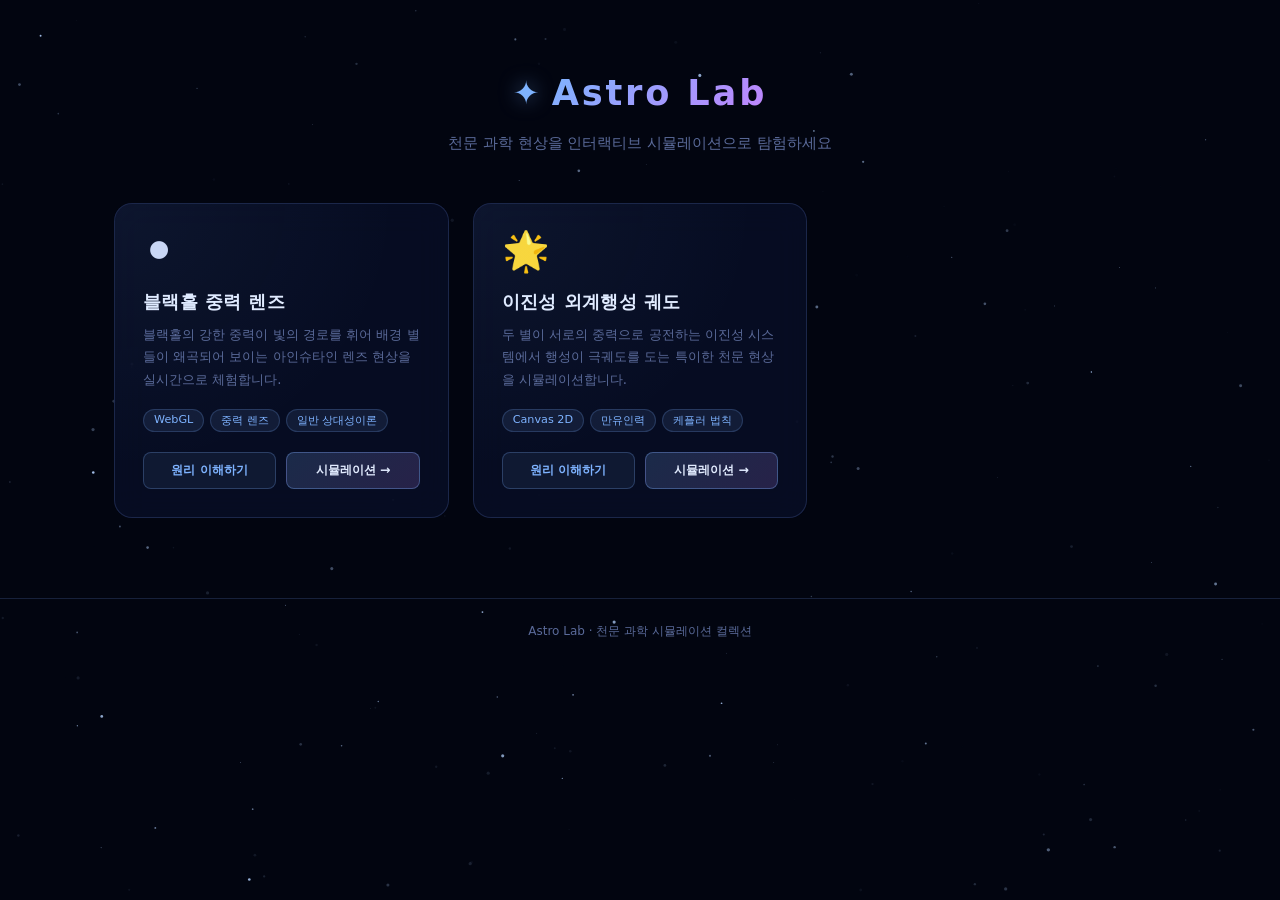
<file: index.html>
<!DOCTYPE html>
<html lang="ko">
<head>
    <meta charset="UTF-8">
    <meta name="viewport" content="width=device-width, initial-scale=1.0">
    <title>Astro Lab — 천문 과학 시뮬레이션</title>
    <link rel="stylesheet" href="style.css">
</head>
<body>
    <canvas id="bg"></canvas>

    <header>
        <div class="header-inner">
            <div class="logo">
                <span class="logo-icon">✦</span>
                <span class="logo-text">Astro Lab</span>
            </div>
            <p class="tagline">천문 과학 현상을 인터랙티브 시뮬레이션으로 탐험하세요</p>
        </div>
    </header>

    <main>
        <section class="grid" id="simGrid">

            <div class="card">
                <div class="card-icon">⚫</div>
                <div class="card-body">
                    <h2>블랙홀 중력 렌즈</h2>
                    <p>블랙홀의 강한 중력이 빛의 경로를 휘어 배경 별들이 왜곡되어 보이는 아인슈타인 렌즈 현상을 실시간으로 체험합니다.</p>
                    <div class="card-tags">
                        <span>WebGL</span>
                        <span>중력 렌즈</span>
                        <span>일반 상대성이론</span>
                    </div>
                </div>
                <div class="card-actions">
                    <a href="blackhole-lens/learn.html" class="btn-learn">원리 이해하기</a>
                    <a href="blackhole-lens/" class="btn-sim">시뮬레이션 →</a>
                </div>
            </div>

            <div class="card">
                <div class="card-icon">🌟</div>
                <div class="card-body">
                    <h2>이진성 외계행성 궤도</h2>
                    <p>두 별이 서로의 중력으로 공전하는 이진성 시스템에서 행성이 극궤도를 도는 특이한 천문 현상을 시뮬레이션합니다.</p>
                    <div class="card-tags">
                        <span>Canvas 2D</span>
                        <span>만유인력</span>
                        <span>케플러 법칙</span>
                    </div>
                </div>
                <div class="card-actions">
                    <a href="binary-orbit/learn.html" class="btn-learn">원리 이해하기</a>
                    <a href="binary-orbit/" class="btn-sim">시뮬레이션 →</a>
                </div>
            </div>

            <!-- 새 카드는 여기에 추가 -->

        </section>
    </main>

    <footer>
        <p>Astro Lab · 천문 과학 시뮬레이션 컬렉션</p>
    </footer>

    <script src="bg.js"></script>
</body>
</html>
</file>
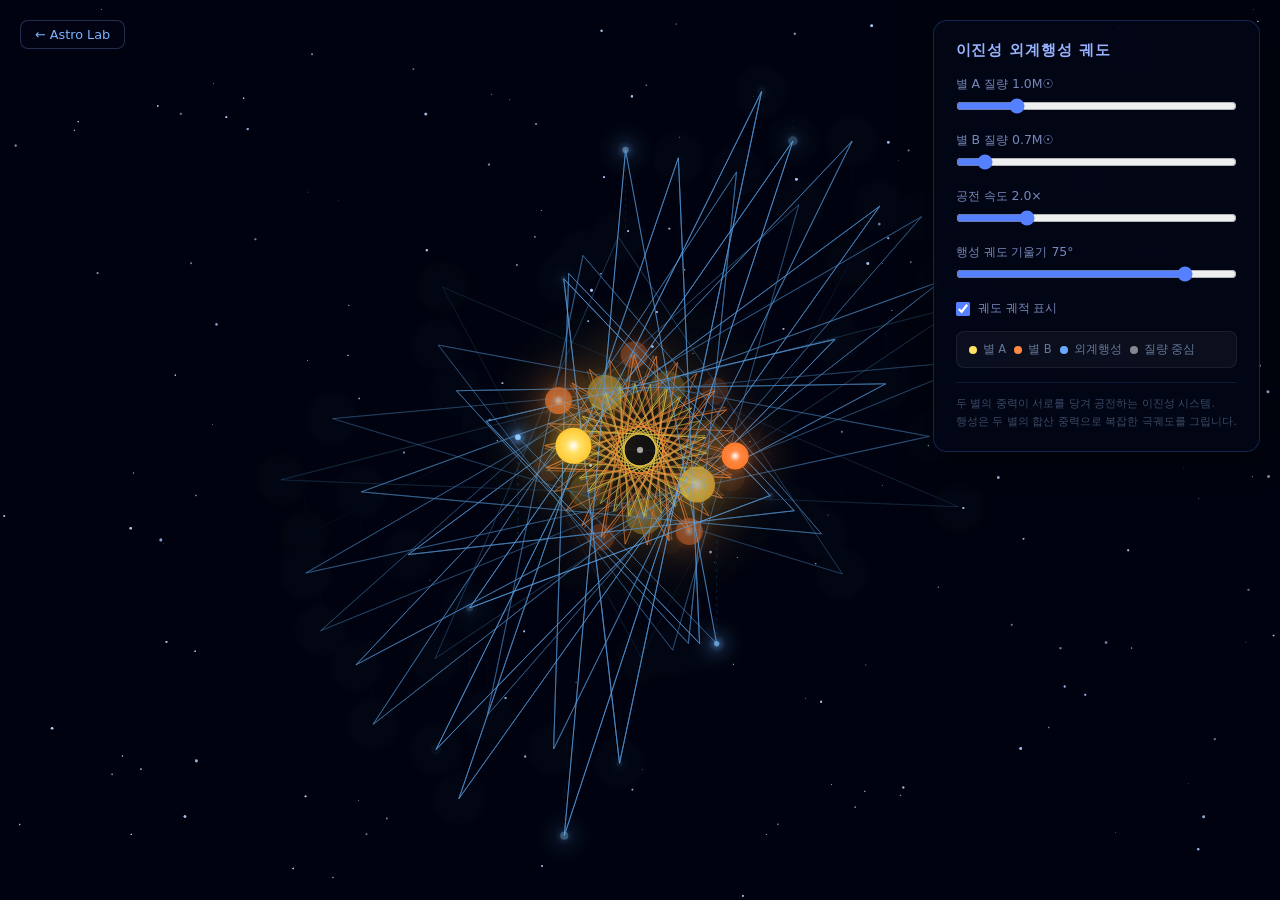
<file: binary-orbit/index.html>
<!DOCTYPE html>
<html lang="ko">
<head>
    <meta charset="UTF-8">
    <meta name="viewport" content="width=device-width, initial-scale=1.0">
    <title>이진성 외계행성 궤도 — Astro Lab</title>
    <link rel="stylesheet" href="style.css">
</head>
<body>
    <canvas id="canvas"></canvas>

    <a href="../" id="backBtn">← Astro Lab</a>

    <div id="controls">
        <h2>이진성 외계행성 궤도</h2>

        <div class="control-group">
            <label>별 A 질량 <span id="massAVal">1.0</span>M☉</label>
            <input type="range" id="massA" min="0.5" max="3.0" step="0.1" value="1.0">
        </div>

        <div class="control-group">
            <label>별 B 질량 <span id="massBVal">0.7</span>M☉</label>
            <input type="range" id="massB" min="0.5" max="3.0" step="0.1" value="0.7">
        </div>

        <div class="control-group">
            <label>공전 속도 <span id="speedVal">2.0</span>×</label>
            <input type="range" id="speed" min="0.1" max="8.0" step="0.1" value="2.0">
        </div>

        <div class="control-group">
            <label>행성 궤도 기울기 <span id="tiltVal">75</span>°</label>
            <input type="range" id="tilt" min="0" max="90" step="1" value="75">
        </div>

        <div class="control-group">
            <label class="checkbox-label">
                <input type="checkbox" id="showTrail" checked>
                궤도 궤적 표시
            </label>
        </div>

        <div class="legend">
            <div class="legend-item"><span class="dot yellow"></span> 별 A</div>
            <div class="legend-item"><span class="dot orange"></span> 별 B</div>
            <div class="legend-item"><span class="dot blue"></span> 외계행성</div>
            <div class="legend-item"><span class="dot white"></span> 질량 중심</div>
        </div>

        <div class="info">
            <p class="small">두 별의 중력이 서로를 당겨 공전하는 이진성 시스템.<br>행성은 두 별의 합산 중력으로 복잡한 극궤도를 그립니다.</p>
        </div>
    </div>

    <script src="app.js"></script>
</body>
</html>
</file>
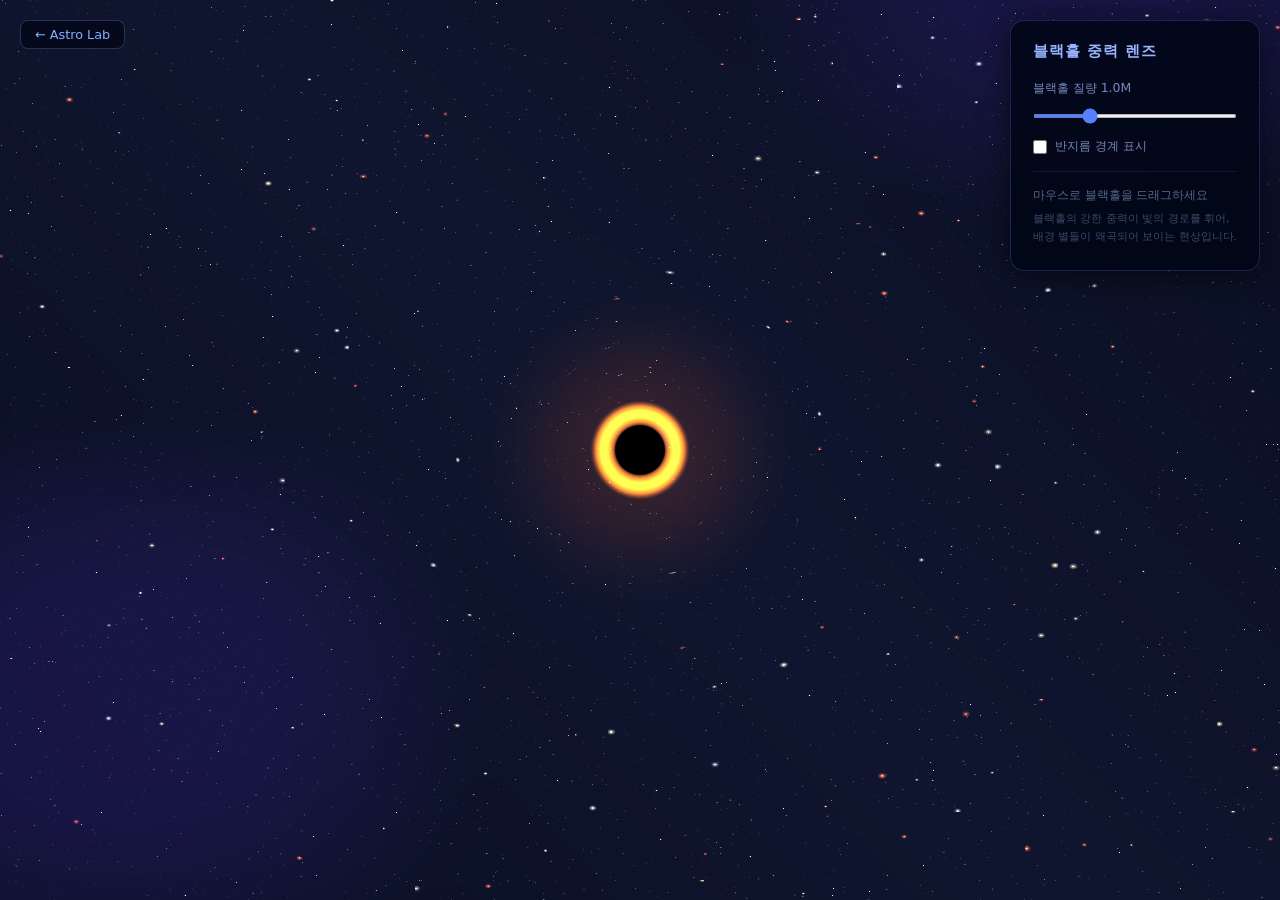
<file: blackhole-lens/index.html>
<!DOCTYPE html>
<html lang="ko">
<head>
    <meta charset="UTF-8">
    <meta name="viewport" content="width=device-width, initial-scale=1.0">
    <title>블랙홀 중력 렌즈 효과</title>
    <link rel="stylesheet" href="style.css">
</head>
<body>
    <canvas id="canvas"></canvas>

    <a href="../" id="backBtn">← Astro Lab</a>

    <div id="controls">
        <h2>블랙홀 중력 렌즈</h2>

        <div class="control-group">
            <label>블랙홀 질량 <span id="massValue">1.0</span>M</label>
            <input type="range" id="mass" min="0.3" max="3.0" step="0.05" value="1.0">
        </div>

        <div class="control-group">
            <label class="checkbox-label">
                <input type="checkbox" id="showRadius">
                반지름 경계 표시
            </label>
        </div>

        <div class="legend" id="legendBox" style="display:none">
            <div class="legend-item">
                <span class="dot blue"></span> 슈바르츠실트 반지름 (Rs)
            </div>
            <div class="legend-item">
                <span class="dot yellow"></span> 광자구 (1.5 Rs)
            </div>
        </div>

        <div class="info">
            <p>마우스로 블랙홀을 드래그하세요</p>
            <p class="small">블랙홀의 강한 중력이 빛의 경로를 휘어,<br>배경 별들이 왜곡되어 보이는 현상입니다.</p>
        </div>
    </div>

    <script src="app.js"></script>
</body>
</html>
</file>
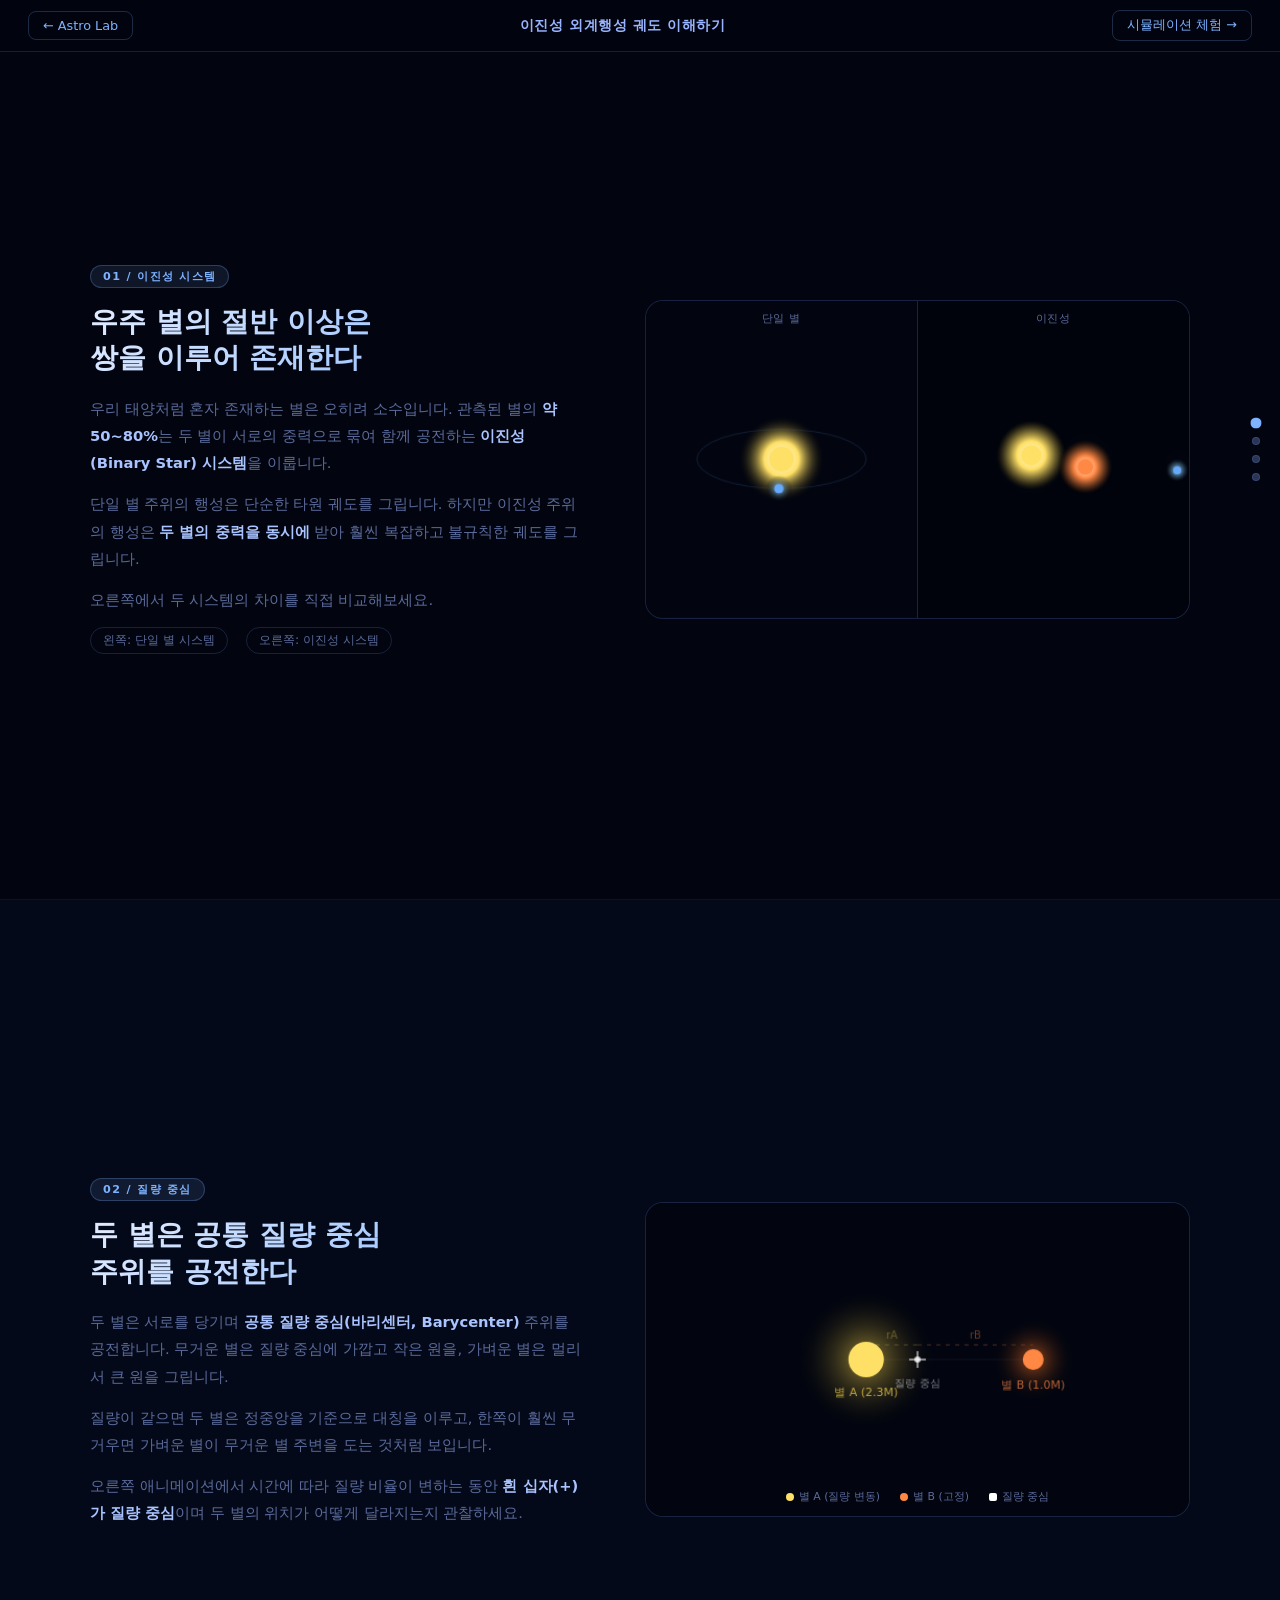
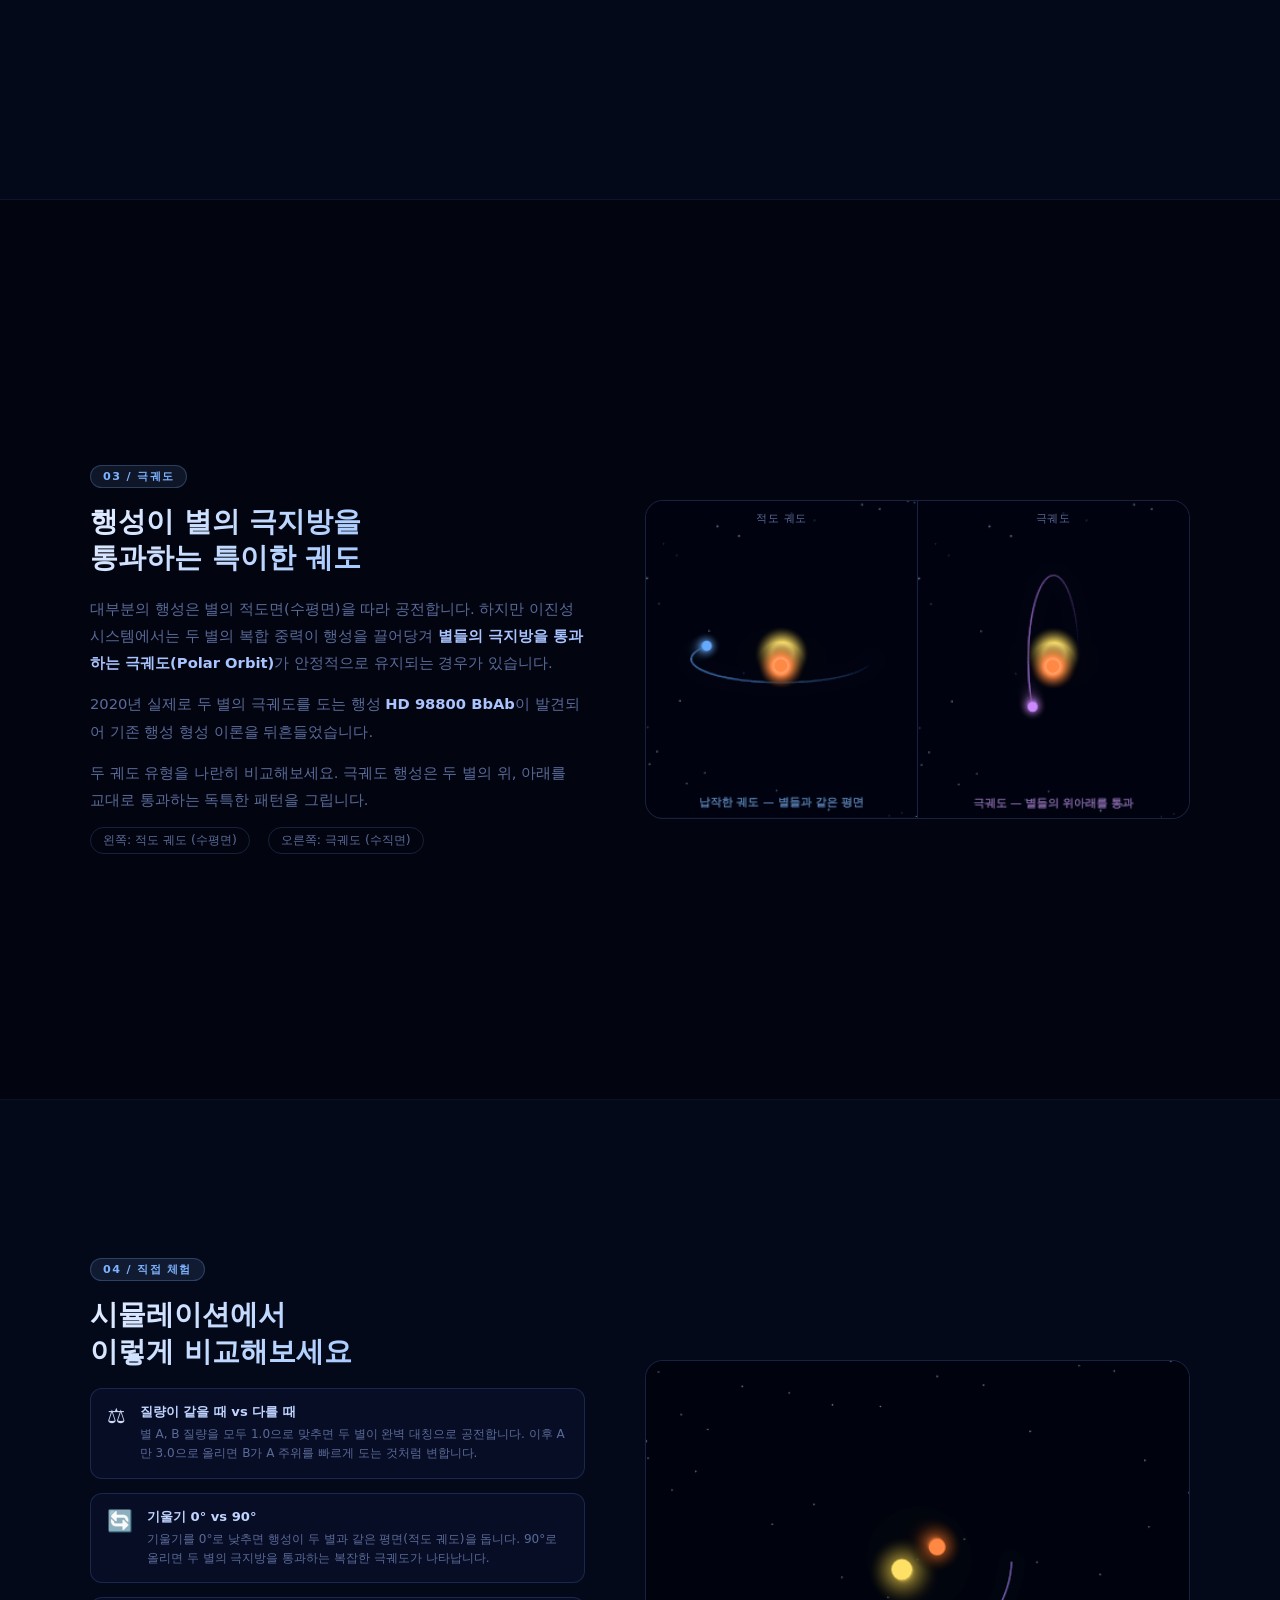
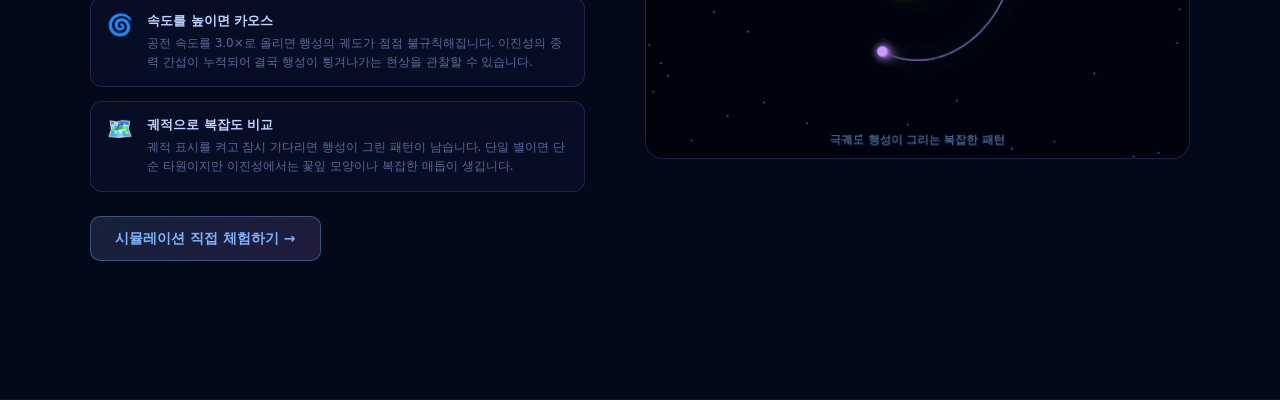
<file: binary-orbit/learn.html>
<!DOCTYPE html>
<html lang="ko">
<head>
    <meta charset="UTF-8">
    <meta name="viewport" content="width=device-width, initial-scale=1.0">
    <title>이진성 외계행성 — 이해하기 | Astro Lab</title>
    <link rel="stylesheet" href="../learn.css">
</head>
<body>

<nav class="topbar">
    <a href="../">← Astro Lab</a>
    <span class="title">이진성 외계행성 궤도 이해하기</span>
    <a href="./">시뮬레이션 체험 →</a>
</nav>

<nav class="side-nav" id="sideNav">
    <div class="side-dot active" data-sec="0"></div>
    <div class="side-dot" data-sec="1"></div>
    <div class="side-dot" data-sec="2"></div>
    <div class="side-dot" data-sec="3"></div>
</nav>

<!-- ── 섹션 1: 단일별 vs 이진성 ── -->
<section class="learn-section" id="sec0">
    <div class="content">
        <div class="text">
            <div class="step-badge">01 / 이진성 시스템</div>
            <h2>우주 별의 절반 이상은<br>쌍을 이루어 존재한다</h2>
            <p>
                우리 태양처럼 혼자 존재하는 별은 오히려 소수입니다.
                관측된 별의 <strong>약 50~80%</strong>는 두 별이 서로의 중력으로 묶여 함께 공전하는
                <strong>이진성(Binary Star) 시스템</strong>을 이룹니다.
            </p>
            <p>
                단일 별 주위의 행성은 단순한 타원 궤도를 그립니다.
                하지만 이진성 주위의 행성은 <strong>두 별의 중력을 동시에</strong> 받아
                훨씬 복잡하고 불규칙한 궤도를 그립니다.
            </p>
            <p>
                오른쪽에서 두 시스템의 차이를 직접 비교해보세요.
            </p>
            <div class="compare-label">
                <span>왼쪽: 단일 별 시스템</span>
                <span>오른쪽: 이진성 시스템</span>
            </div>
        </div>
        <div class="viz-dual">
            <div class="viz-pane">
                <div class="pane-title">단일 별</div>
                <canvas id="c0a" width="240" height="280"></canvas>
            </div>
            <div class="viz-pane">
                <div class="pane-title">이진성</div>
                <canvas id="c0b" width="240" height="280"></canvas>
            </div>
        </div>
    </div>
</section>

<!-- ── 섹션 2: 질량 중심 ── -->
<section class="learn-section" id="sec1">
    <div class="content">
        <div class="text">
            <div class="step-badge">02 / 질량 중심</div>
            <h2>두 별은 공통 질량 중심<br>주위를 공전한다</h2>
            <p>
                두 별은 서로를 당기며 <strong>공통 질량 중심(바리센터, Barycenter)</strong> 주위를 공전합니다.
                무거운 별은 질량 중심에 가깝고 작은 원을, 가벼운 별은 멀리서 큰 원을 그립니다.
            </p>
            <p>
                질량이 같으면 두 별은 정중앙을 기준으로 대칭을 이루고,
                한쪽이 훨씬 무거우면 가벼운 별이 무거운 별 주변을 도는 것처럼 보입니다.
            </p>
            <p>
                오른쪽 애니메이션에서 시간에 따라 질량 비율이 변하는 동안
                <strong>흰 십자(+)가 질량 중심</strong>이며 두 별의 위치가 어떻게 달라지는지 관찰하세요.
            </p>
        </div>
        <div class="viz">
            <canvas id="c1" width="520" height="300"></canvas>
            <div class="viz-label">
                <span><span class="dot-sm" style="background:#ffe066"></span> 별 A (질량 변동)</span>
                <span><span class="dot-sm" style="background:#ff8844"></span> 별 B (고정)</span>
                <span><span class="dot-sm" style="background:#fff;border-radius:2px"></span> 질량 중심</span>
            </div>
        </div>
    </div>
</section>

<!-- ── 섹션 3: 일반 궤도 vs 극궤도 ── -->
<section class="learn-section" id="sec2">
    <div class="content">
        <div class="text">
            <div class="step-badge">03 / 극궤도</div>
            <h2>행성이 별의 극지방을<br>통과하는 특이한 궤도</h2>
            <p>
                대부분의 행성은 별의 적도면(수평면)을 따라 공전합니다.
                하지만 이진성 시스템에서는 두 별의 복합 중력이 행성을 끌어당겨
                <strong>별들의 극지방을 통과하는 극궤도(Polar Orbit)</strong>가 안정적으로 유지되는 경우가 있습니다.
            </p>
            <p>
                2020년 실제로 두 별의 극궤도를 도는 행성 <strong>HD 98800 BbAb</strong>이 발견되어
                기존 행성 형성 이론을 뒤흔들었습니다.
            </p>
            <p>
                두 궤도 유형을 나란히 비교해보세요.
                극궤도 행성은 두 별의 위, 아래를 교대로 통과하는 독특한 패턴을 그립니다.
            </p>
            <div class="compare-label">
                <span>왼쪽: 적도 궤도 (수평면)</span>
                <span>오른쪽: 극궤도 (수직면)</span>
            </div>
        </div>
        <div class="viz-dual">
            <div class="viz-pane">
                <div class="pane-title">적도 궤도</div>
                <canvas id="c2a" width="240" height="280"></canvas>
            </div>
            <div class="viz-pane">
                <div class="pane-title">극궤도</div>
                <canvas id="c2b" width="240" height="280"></canvas>
            </div>
        </div>
    </div>
</section>

<!-- ── 섹션 4: 시뮬레이션 체감 방법 ── -->
<section class="learn-section" id="sec3">
    <div class="content">
        <div class="text">
            <div class="step-badge">04 / 직접 체험</div>
            <h2>시뮬레이션에서<br>이렇게 비교해보세요</h2>

            <div class="tips">
                <div class="tip">
                    <div class="tip-icon">⚖️</div>
                    <div class="tip-body">
                        <strong>질량이 같을 때 vs 다를 때</strong>
                        <p>별 A, B 질량을 모두 1.0으로 맞추면 두 별이 완벽 대칭으로 공전합니다.
                        이후 A만 3.0으로 올리면 B가 A 주위를 빠르게 도는 것처럼 변합니다.</p>
                    </div>
                </div>
                <div class="tip">
                    <div class="tip-icon">🔄</div>
                    <div class="tip-body">
                        <strong>기울기 0° vs 90°</strong>
                        <p>기울기를 0°로 낮추면 행성이 두 별과 같은 평면(적도 궤도)을 돕니다.
                        90°로 올리면 두 별의 극지방을 통과하는 복잡한 극궤도가 나타납니다.</p>
                    </div>
                </div>
                <div class="tip">
                    <div class="tip-icon">🌀</div>
                    <div class="tip-body">
                        <strong>속도를 높이면 카오스</strong>
                        <p>공전 속도를 3.0×로 올리면 행성의 궤도가 점점 불규칙해집니다.
                        이진성의 중력 간섭이 누적되어 결국 행성이 튕겨나가는 현상을 관찰할 수 있습니다.</p>
                    </div>
                </div>
                <div class="tip">
                    <div class="tip-icon">🗺️</div>
                    <div class="tip-body">
                        <strong>궤적으로 복잡도 비교</strong>
                        <p>궤적 표시를 켜고 잠시 기다리면 행성이 그린 패턴이 남습니다.
                        단일 별이면 단순 타원이지만 이진성에서는 꽃잎 모양이나 복잡한 매듭이 생깁니다.</p>
                    </div>
                </div>
            </div>

            <a href="./" class="sim-btn">시뮬레이션 직접 체험하기 →</a>
        </div>
        <div class="viz">
            <canvas id="c3" width="520" height="380"></canvas>
        </div>
    </div>
</section>

<script>
const TAU = Math.PI * 2;
const G   = 800;

function initCanvas(id) {
    const c = document.getElementById(id);
    return { c, ctx: c.getContext('2d'), W: c.width, H: c.height };
}

// ── 섹션 1: 단일별 vs 이진성 ─────────────────────────────────────────────
(function() {
    // 왼쪽: 단일별
    const L = initCanvas('c0a');
    // 오른쪽: 이진성
    const R = initCanvas('c0b');

    let frame = 0;

    // 단일별 행성 각도
    let pAngle = 0;

    // 이진성 물리 상태
    const sep = 50, mA = 1.0, mB = 0.7, mSum = mA + mB;
    let sA = { x: R.W/2 - sep*mB/mSum, y: R.H/2, vx: 0, vy: -Math.sqrt(G*mB/sep)*(mB/mSum) };
    let sB = { x: R.W/2 + sep*mA/mSum, y: R.H/2, vx: 0, vy:  Math.sqrt(G*mA/sep)*(mA/mSum) };

    // 이진성 행성
    const pOrbit = sep * 2.2;
    let bp = {
        x: R.W/2 + pOrbit, y: R.H/2,
        vx: 0, vy: Math.sqrt(G * mSum / pOrbit) * 0.95,
    };
    let trailBp = [];

    function stepBinary(dt) {
        [sA, sB, bp].forEach((b, i) => {
            let ax = 0, ay = 0;
            [sA, sB, bp].forEach((o, j) => {
                if (i === j) return;
                const dx = o.x - b.x, dy = o.y - b.y;
                const r2 = dx*dx + dy*dy + 80;
                const r  = Math.sqrt(r2);
                const m  = j === 0 ? mA : j === 1 ? mB : 0.001;
                const f  = G * m / r2;
                ax += f * dx / r; ay += f * dy / r;
            });
            b.vx += ax * dt; b.vy += ay * dt;
        });
        sA.x += sA.vx * dt; sA.y += sA.vy * dt;
        sB.x += sB.vx * dt; sB.y += sB.vy * dt;
        bp.x  += bp.vx  * dt; bp.y  += bp.vy  * dt;
    }

    function drawStar(ctx, x, y, r, col, glowCol) {
        const g = ctx.createRadialGradient(x, y, 0, x, y, r * 3.5);
        g.addColorStop(0, '#fff'); g.addColorStop(0.4, col); g.addColorStop(1, 'transparent');
        ctx.beginPath(); ctx.arc(x, y, r * 3.5, 0, TAU); ctx.fillStyle = g; ctx.fill();
        ctx.beginPath(); ctx.arc(x, y, r, 0, TAU); ctx.fillStyle = col; ctx.fill();
    }

    function drawPlanet(ctx, x, y, r) {
        const g = ctx.createRadialGradient(x, y, 0, x, y, r * 3);
        g.addColorStop(0, '#88ccff'); g.addColorStop(1, 'transparent');
        ctx.beginPath(); ctx.arc(x, y, r * 3, 0, TAU); ctx.fillStyle = g; ctx.fill();
        ctx.beginPath(); ctx.arc(x, y, r, 0, TAU); ctx.fillStyle = '#66aaff'; ctx.fill();
    }

    function animate() {
        frame++;

        // 단일별
        {
            const { ctx, W, H } = L;
            ctx.fillStyle = '#020510'; ctx.fillRect(0, 0, W, H);
            pAngle += 0.018;
            const pr = 75;
            const px = W/2 + Math.cos(pAngle) * pr;
            const py = H/2 + Math.sin(pAngle) * pr * 0.35;
            // 궤도선
            ctx.beginPath(); ctx.ellipse(W/2, H/2, pr, pr*0.35, 0, 0, TAU);
            ctx.strokeStyle = 'rgba(100,160,255,0.15)'; ctx.lineWidth = 1; ctx.stroke();
            drawStar(ctx, W/2, H/2, 11, '#ffe066', '#ffcc00');
            drawPlanet(ctx, px, py, 4);
        }

        // 이진성
        {
            const { ctx, W, H } = R;
            ctx.fillStyle = 'rgba(2,5,16,0.3)'; ctx.fillRect(0, 0, W, H);
            for (let i = 0; i < 4; i++) stepBinary(0.008);

            trailBp.push({ x: bp.x, y: bp.y });
            if (trailBp.length > 300) trailBp.shift();

            // 행성 궤적
            if (trailBp.length > 2) {
                ctx.beginPath();
                trailBp.forEach((p, i) => {
                    const a = i / trailBp.length * 0.5;
                    if (i === 0) ctx.moveTo(p.x, p.y);
                    else {
                        ctx.strokeStyle = `rgba(100,170,255,${a})`;
                        ctx.lineWidth = 1;
                        ctx.lineTo(p.x, p.y);
                        ctx.stroke();
                        ctx.beginPath();
                        ctx.moveTo(p.x, p.y);
                    }
                });
            }

            drawStar(ctx, sA.x, sA.y, 9, '#ffe066', '#ffcc00');
            drawStar(ctx, sB.x, sB.y, 7, '#ff8844', '#ff6622');
            drawPlanet(ctx, bp.x, bp.y, 3.5);
        }

        requestAnimationFrame(animate);
    }
    animate();
})();

// ── 섹션 2: 질량 중심 ────────────────────────────────────────────────────
(function() {
    const { c, ctx, W, H } = initCanvas('c1');
    let frame = 0;
    const SEP = 160; // 두 별 중심 사이 거리
    const cx  = W / 2, cy = H / 2;

    function animate() {
        frame++;
        ctx.fillStyle = '#020510'; ctx.fillRect(0, 0, W, H);

        // 질량 A가 주기적으로 변동 (0.5 ~ 2.5)
        const t  = frame * 0.012;
        const mA = 0.5 + Math.abs(Math.sin(t)) * 2.0;
        const mB = 1.0;
        const mSum = mA + mB;

        // 질량 중심 위치 (B를 오른쪽 고정, A는 왼쪽)
        const bx = cx + SEP * mA / mSum;  // B 위치
        const ax = cx - SEP * mB / mSum;  // A 위치
        const comX = cx; // 질량 중심은 항상 화면 중앙

        // 두 별 연결선
        ctx.beginPath(); ctx.moveTo(ax, cy); ctx.lineTo(bx, cy);
        ctx.strokeStyle = 'rgba(255,255,255,0.06)'; ctx.lineWidth = 1; ctx.stroke();

        // 거리 표시 점선
        ctx.setLineDash([4, 5]);
        ctx.beginPath(); ctx.moveTo(ax, cy - 14); ctx.lineTo(comX, cy - 14);
        ctx.strokeStyle = 'rgba(255,220,80,0.3)'; ctx.lineWidth = 1; ctx.stroke();
        ctx.beginPath(); ctx.moveTo(comX, cy - 14); ctx.lineTo(bx, cy - 14);
        ctx.strokeStyle = 'rgba(255,136,68,0.3)'; ctx.lineWidth = 1; ctx.stroke();
        ctx.setLineDash([]);

        // A 반지름 레이블
        ctx.fillStyle = 'rgba(255,220,80,0.4)';
        ctx.font = '10px system-ui'; ctx.textAlign = 'center';
        ctx.fillText(`rA`, (ax + comX)/2, cy - 20);
        ctx.fillStyle = 'rgba(255,136,68,0.4)';
        ctx.fillText(`rB`, (comX + bx)/2, cy - 20);

        // 별 A 글로우
        const rA = 8 + mA * 4;
        const gA = ctx.createRadialGradient(ax, cy, 0, ax, cy, rA * 4);
        gA.addColorStop(0, 'rgba(255,220,80,0.6)'); gA.addColorStop(1, 'transparent');
        ctx.beginPath(); ctx.arc(ax, cy, rA * 4, 0, TAU); ctx.fillStyle = gA; ctx.fill();
        ctx.beginPath(); ctx.arc(ax, cy, rA, 0, TAU); ctx.fillStyle = '#ffe066'; ctx.fill();

        // 별 B 글로우
        const rB = 10;
        const gB = ctx.createRadialGradient(bx, cy, 0, bx, cy, rB * 4);
        gB.addColorStop(0, 'rgba(255,120,40,0.6)'); gB.addColorStop(1, 'transparent');
        ctx.beginPath(); ctx.arc(bx, cy, rB * 4, 0, TAU); ctx.fillStyle = gB; ctx.fill();
        ctx.beginPath(); ctx.arc(bx, cy, rB, 0, TAU); ctx.fillStyle = '#ff8844'; ctx.fill();

        // 질량 중심 십자
        ctx.strokeStyle = 'rgba(255,255,255,0.7)'; ctx.lineWidth = 1.5;
        ctx.beginPath(); ctx.moveTo(comX - 8, cy); ctx.lineTo(comX + 8, cy); ctx.stroke();
        ctx.beginPath(); ctx.moveTo(comX, cy - 8); ctx.lineTo(comX, cy + 8); ctx.stroke();
        ctx.beginPath(); ctx.arc(comX, cy, 3, 0, TAU);
        ctx.fillStyle = 'rgba(255,255,255,0.8)'; ctx.fill();

        // 레이블
        ctx.textAlign = 'center';
        ctx.fillStyle = 'rgba(255,220,80,0.7)'; ctx.font = '11px system-ui';
        ctx.fillText(`별 A (${mA.toFixed(1)}M)`, ax, cy + rA + 18);
        ctx.fillStyle = 'rgba(255,136,68,0.7)';
        ctx.fillText(`별 B (${mB.toFixed(1)}M)`, bx, cy + rB + 18);
        ctx.fillStyle = 'rgba(255,255,255,0.5)'; ctx.font = '10px system-ui';
        ctx.fillText('질량 중심', comX, cy + 26);

        requestAnimationFrame(animate);
    }
    animate();
})();

// ── 섹션 3: 적도 궤도 vs 극궤도 (매개변수 애니메이션) ───────────────────
(function() {
    const EQ = initCanvas('c2a');
    const PO = initCanvas('c2b');

    // 이진성 공전 반지름 (질량 중심 기준)
    const rA = 17, rB = 21, RP = 80;
    const TRAIL = 260;
    let eqTrail = [], poTrail = [];
    let frame = 0;

    // 배경별 (정적)
    const bgStars = Array.from({ length: 28 }, (_, i) => ({
        x1: (Math.sin(i * 43.7) * 0.5 + 0.5),
        y1: (Math.sin(i * 97.3) * 0.5 + 0.5),
        a:  (Math.sin(i * 17.1) * 0.3 + 0.5) * 0.35,
    }));

    function drawBg(ctx, W, H) {
        bgStars.forEach(s => {
            ctx.beginPath();
            ctx.arc(s.x1 * W, s.y1 * H, 0.9, 0, TAU);
            ctx.fillStyle = `rgba(180,210,255,${s.a})`;
            ctx.fill();
        });
    }

    function drawStars(ctx, cx, cy, ts) {
        // 두 별: 수평면에서 공전 → 찌그러진 타원처럼 보임
        const sAx = cx - rA * Math.cos(ts), sAy = cy - rA * Math.sin(ts) * 0.28;
        const sBx = cx + rB * Math.cos(ts), sBy = cy + rB * Math.sin(ts) * 0.28;
        [[sAx, sAy, '#ffe066', 7], [sBx, sBy, '#ff8844', 6]].forEach(([x, y, col, r]) => {
            const g = ctx.createRadialGradient(x, y, 0, x, y, r * 3.5);
            g.addColorStop(0, '#fff'); g.addColorStop(0.4, col); g.addColorStop(1, 'transparent');
            ctx.beginPath(); ctx.arc(x, y, r * 3.5, 0, TAU); ctx.fillStyle = g; ctx.fill();
            ctx.beginPath(); ctx.arc(x, y, r, 0, TAU); ctx.fillStyle = col; ctx.fill();
        });
    }

    function drawPlanet(ctx, x, y, col) {
        const g = ctx.createRadialGradient(x, y, 0, x, y, 13);
        g.addColorStop(0, col); g.addColorStop(1, 'transparent');
        ctx.beginPath(); ctx.arc(x, y, 13, 0, TAU); ctx.fillStyle = g; ctx.fill();
        ctx.beginPath(); ctx.arc(x, y, 4.5, 0, TAU); ctx.fillStyle = col; ctx.fill();
    }

    function drawTrail(ctx, trail, cr, cg, cb) {
        for (let i = 1; i < trail.length; i++) {
            const a = (i / trail.length) * 0.55;
            ctx.beginPath();
            ctx.moveTo(trail[i-1].x, trail[i-1].y);
            ctx.lineTo(trail[i].x,   trail[i].y);
            ctx.strokeStyle = `rgba(${cr},${cg},${cb},${a.toFixed(2)})`;
            ctx.lineWidth = 1.3;
            ctx.stroke();
        }
    }

    function animate() {
        frame++;
        const ts = frame * 0.018;   // 별 공전 각도
        const tp = frame * 0.042;   // 행성 공전 각도

        // ── 적도 궤도: 별들과 동일 수평면 ──
        {
            const { ctx, W, H } = EQ;
            const cx = W/2, cy = H/2;
            ctx.fillStyle = 'rgba(2,5,16,0.38)'; ctx.fillRect(0, 0, W, H);
            drawBg(ctx, W, H);

            // XY 평면 → 위에서 비스듬히 봐서 납작한 타원
            const px = cx + RP * Math.cos(tp);
            const py = cy + RP * Math.sin(tp) * 0.26;

            eqTrail.push({ x: px, y: py });
            if (eqTrail.length > TRAIL) eqTrail.shift();
            drawTrail(ctx, eqTrail, 100, 170, 255);
            drawStars(ctx, cx, cy, ts);
            drawPlanet(ctx, px, py, '#66aaff');

            ctx.fillStyle = 'rgba(120,170,230,0.65)';
            ctx.font = '10px system-ui'; ctx.textAlign = 'center';
            ctx.fillText('납작한 궤도 — 별들과 같은 평면', cx, H - 10);
        }

        // ── 극궤도: 별들의 위아래를 통과하는 수직면 ──
        {
            const { ctx, W, H } = PO;
            const cx = W/2, cy = H/2;
            ctx.fillStyle = 'rgba(2,5,16,0.38)'; ctx.fillRect(0, 0, W, H);
            drawBg(ctx, W, H);

            // XZ 평면 → X는 조금, Z는 위아래로 크게
            const px = cx + RP * Math.cos(tp) * 0.28;
            const py = cy - RP * Math.sin(tp) * 0.93;

            poTrail.push({ x: px, y: py });
            if (poTrail.length > TRAIL) poTrail.shift();
            drawTrail(ctx, poTrail, 200, 140, 255);
            drawStars(ctx, cx, cy, ts);
            drawPlanet(ctx, px, py, '#cc88ff');

            ctx.fillStyle = 'rgba(180,140,220,0.65)';
            ctx.font = '10px system-ui'; ctx.textAlign = 'center';
            ctx.fillText('극궤도 — 별들의 위아래를 통과', cx, H - 10);
        }

        requestAnimationFrame(animate);
    }
    animate();
})();

// ── 섹션 4: 미니 이진성 데모 (물리 시뮬레이션) ──────────────────────────
(function() {
    const { c, ctx, W, H } = initCanvas('c3');
    const G3 = 6000;  // 빠른 시각화를 위해 큰 값
    const cx  = W/2, cy = H/2;

    // 배경별 (정적)
    const bgStars = Array.from({ length: 50 }, (_, i) => ({
        x: (Math.sin(i * 43.7) * 0.5 + 0.5) * W,
        y: (Math.sin(i * 97.3) * 0.5 + 0.5) * H,
    }));

    function makeState() {
        const sep = 40, mA = 1.0, mB = 0.8, mSum = mA + mB;
        const rA  = sep * mB / mSum;
        const rB  = sep * mA / mSum;
        const vCA = Math.sqrt(G3 * mB * mB / (mSum * sep));
        const vCB = Math.sqrt(G3 * mA * mA / (mSum * sep));
        const pR  = sep * 2.25;
        const vP  = Math.sqrt(G3 * mSum / pR);
        return {
            sA: { x: cx - rA, y: cy, vx: 0,  vy: -vCA, m: mA },
            sB: { x: cx + rB, y: cy, vx: 0,  vy:  vCB, m: mB },
            p:  { x: cx + pR, y: cy, z: 0,
                  vx: 0, vy: vP * 0.88, vz: vP * 0.42, m: 0.001 },
            trail: [],
        };
    }

    let state = makeState();

    function stepAll(dt) {
        // 별들은 서로만의 중력으로 공전 (행성 질량 무시)
        [0, 1].forEach(i => {
            const b = i === 0 ? state.sA : state.sB;
            const o = i === 0 ? state.sB : state.sA;
            const dx = o.x - b.x, dy = o.y - b.y;
            const r  = Math.sqrt(dx*dx + dy*dy + 80);
            const f  = G3 * o.m / (r * r);
            b.vx += f * dx/r * dt;
            b.vy += f * dy/r * dt;
        });

        // 행성: 두 별의 중력을 받음
        const p = state.p;
        let ax = 0, ay = 0, az = 0;
        [state.sA, state.sB].forEach(s => {
            const dx = s.x - p.x, dy = s.y - p.y, dz = -p.z;
            const r  = Math.sqrt(dx*dx + dy*dy + dz*dz + 80);
            const f  = G3 * s.m / (r * r);
            ax += f * dx/r; ay += f * dy/r; az += f * dz/r;
        });
        p.vx += ax*dt; p.vy += ay*dt; p.vz += az*dt;

        state.sA.x += state.sA.vx*dt; state.sA.y += state.sA.vy*dt;
        state.sB.x += state.sB.vx*dt; state.sB.y += state.sB.vy*dt;
        p.x += p.vx*dt; p.y += p.vy*dt; p.z += p.vz*dt;
    }

    function animate() {
        const p = state.p;

        // 행성 이탈 시 리셋
        if (Math.abs(p.x - cx) > W * 0.65 || Math.abs(p.y + p.z*0.4 - cy) > H * 0.65) {
            state = makeState();
        }

        // 15 스텝/프레임으로 빠른 시각화
        for (let i = 0; i < 15; i++) stepAll(0.012);

        ctx.fillStyle = 'rgba(2,5,16,0.28)'; ctx.fillRect(0, 0, W, H);

        bgStars.forEach(s => {
            ctx.beginPath(); ctx.arc(s.x, s.y, 0.8, 0, TAU);
            ctx.fillStyle = 'rgba(180,210,255,0.25)'; ctx.fill();
        });

        const py = p.y + p.z * 0.4;
        state.trail.push({ x: p.x, y: py });
        if (state.trail.length > 500) state.trail.shift();

        // 궤적
        if (state.trail.length > 2) {
            ctx.beginPath();
            state.trail.forEach((pt, i) => {
                if (i === 0) ctx.moveTo(pt.x, pt.y);
                else ctx.lineTo(pt.x, pt.y);
            });
            ctx.strokeStyle = 'rgba(180,140,255,0.4)';
            ctx.lineWidth = 1.2; ctx.stroke();
        }

        // 별 A
        const gA = ctx.createRadialGradient(state.sA.x, state.sA.y, 0, state.sA.x, state.sA.y, 34);
        gA.addColorStop(0, 'rgba(255,220,80,0.65)'); gA.addColorStop(1, 'transparent');
        ctx.beginPath(); ctx.arc(state.sA.x, state.sA.y, 34, 0, TAU); ctx.fillStyle = gA; ctx.fill();
        ctx.beginPath(); ctx.arc(state.sA.x, state.sA.y, 10, 0, TAU); ctx.fillStyle = '#ffe066'; ctx.fill();

        // 별 B
        const gB = ctx.createRadialGradient(state.sB.x, state.sB.y, 0, state.sB.x, state.sB.y, 26);
        gB.addColorStop(0, 'rgba(255,120,40,0.65)'); gB.addColorStop(1, 'transparent');
        ctx.beginPath(); ctx.arc(state.sB.x, state.sB.y, 26, 0, TAU); ctx.fillStyle = gB; ctx.fill();
        ctx.beginPath(); ctx.arc(state.sB.x, state.sB.y, 8,  0, TAU); ctx.fillStyle = '#ff8844'; ctx.fill();

        // Z 투영선
        ctx.beginPath(); ctx.moveTo(p.x, p.y); ctx.lineTo(p.x, py);
        ctx.strokeStyle = 'rgba(180,140,255,0.25)'; ctx.lineWidth = 1;
        ctx.setLineDash([2, 3]); ctx.stroke(); ctx.setLineDash([]);

        // 행성
        const gP = ctx.createRadialGradient(p.x, py, 0, p.x, py, 14);
        gP.addColorStop(0, 'rgba(180,140,255,0.85)'); gP.addColorStop(1, 'transparent');
        ctx.beginPath(); ctx.arc(p.x, py, 14, 0, TAU); ctx.fillStyle = gP; ctx.fill();
        ctx.beginPath(); ctx.arc(p.x, py,  5, 0, TAU); ctx.fillStyle = '#cc99ff'; ctx.fill();

        ctx.fillStyle = 'rgba(100,140,200,0.55)';
        ctx.font = '11px system-ui'; ctx.textAlign = 'center';
        ctx.fillText('극궤도 행성이 그리는 복잡한 패턴', W/2, H - 14);

        requestAnimationFrame(animate);
    }
    animate();
})();

// ── 사이드 도트 네비게이션 ────────────────────────────────────────────────
const sections = document.querySelectorAll('.learn-section');
const dots     = document.querySelectorAll('.side-dot');
const io = new IntersectionObserver(entries => {
    entries.forEach(e => {
        if (e.isIntersecting) {
            const idx = [...sections].indexOf(e.target);
            dots.forEach((d,i) => d.classList.toggle('active', i===idx));
        }
    });
}, { threshold: 0.5 });
sections.forEach(s => io.observe(s));
dots.forEach(d => d.addEventListener('click', () =>
    sections[+d.dataset.sec].scrollIntoView({ behavior:'smooth' })
));
</script>
</body>
</html>
</file>
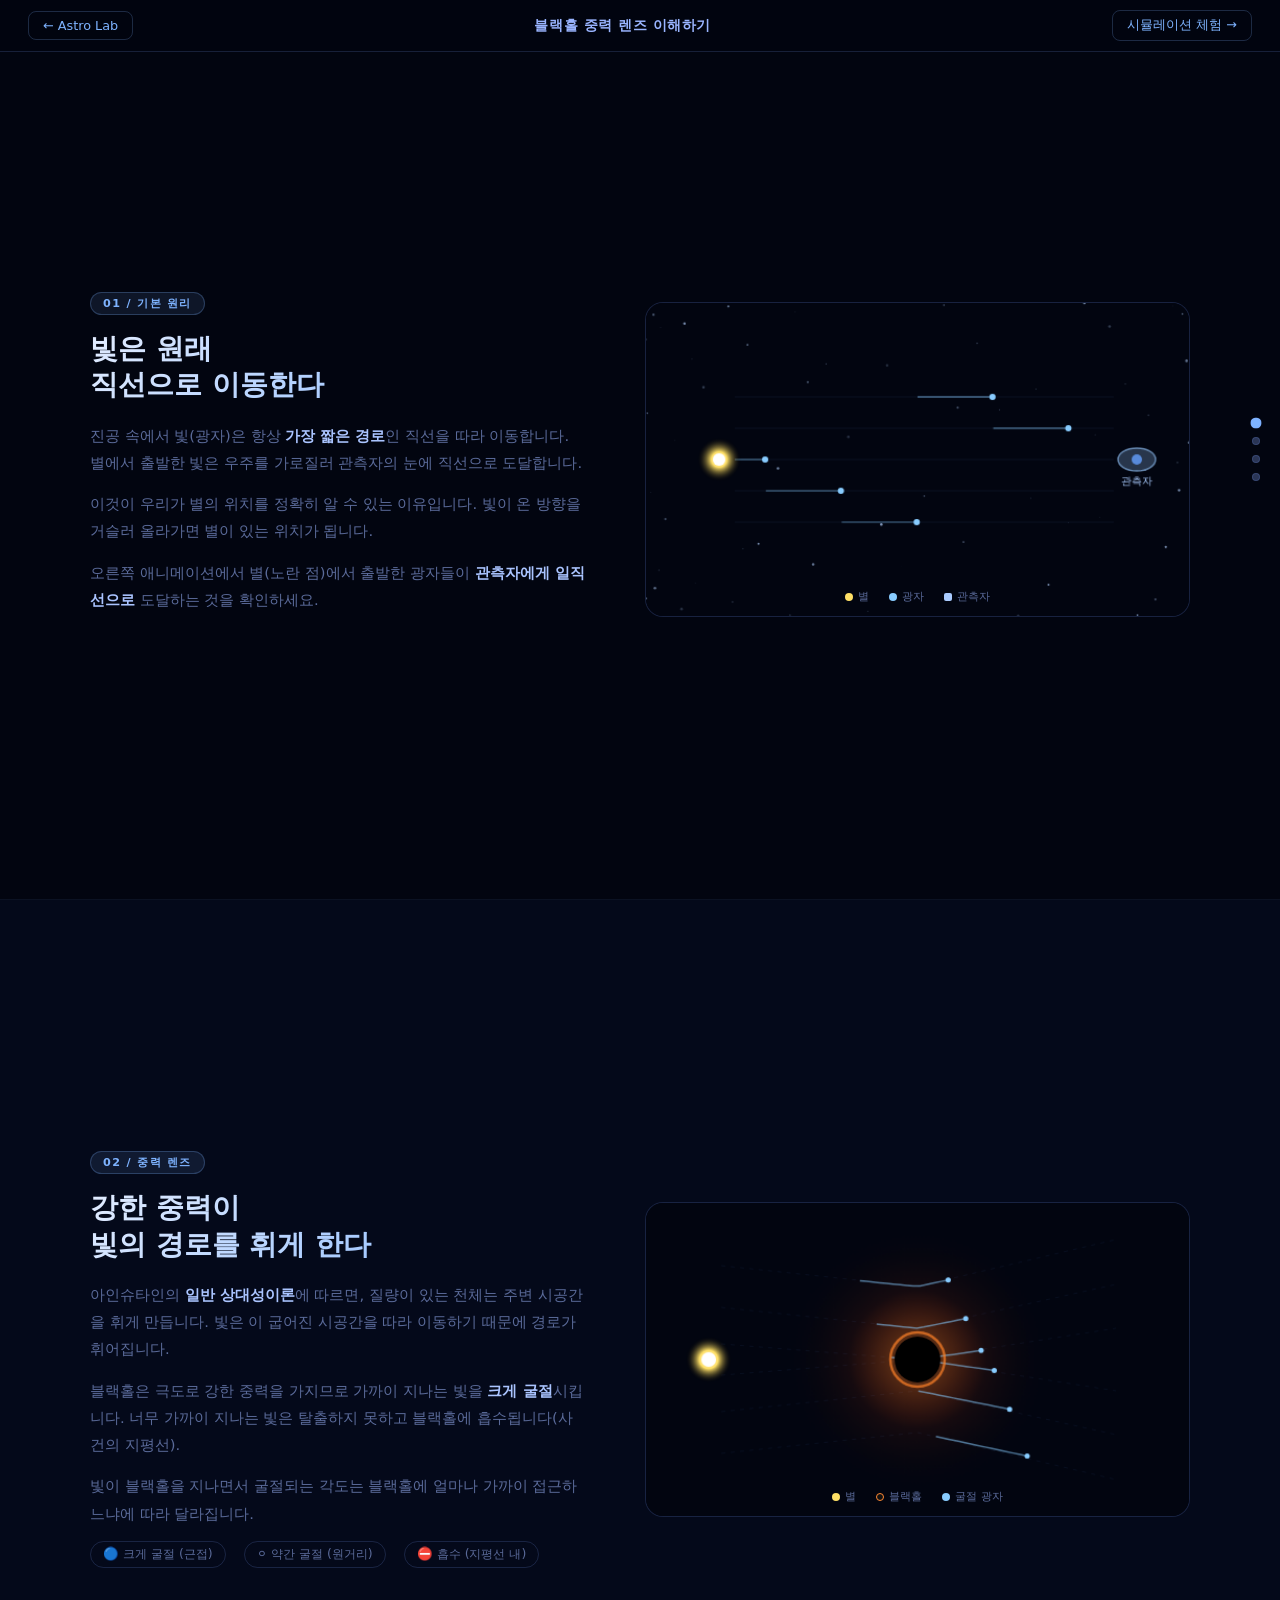
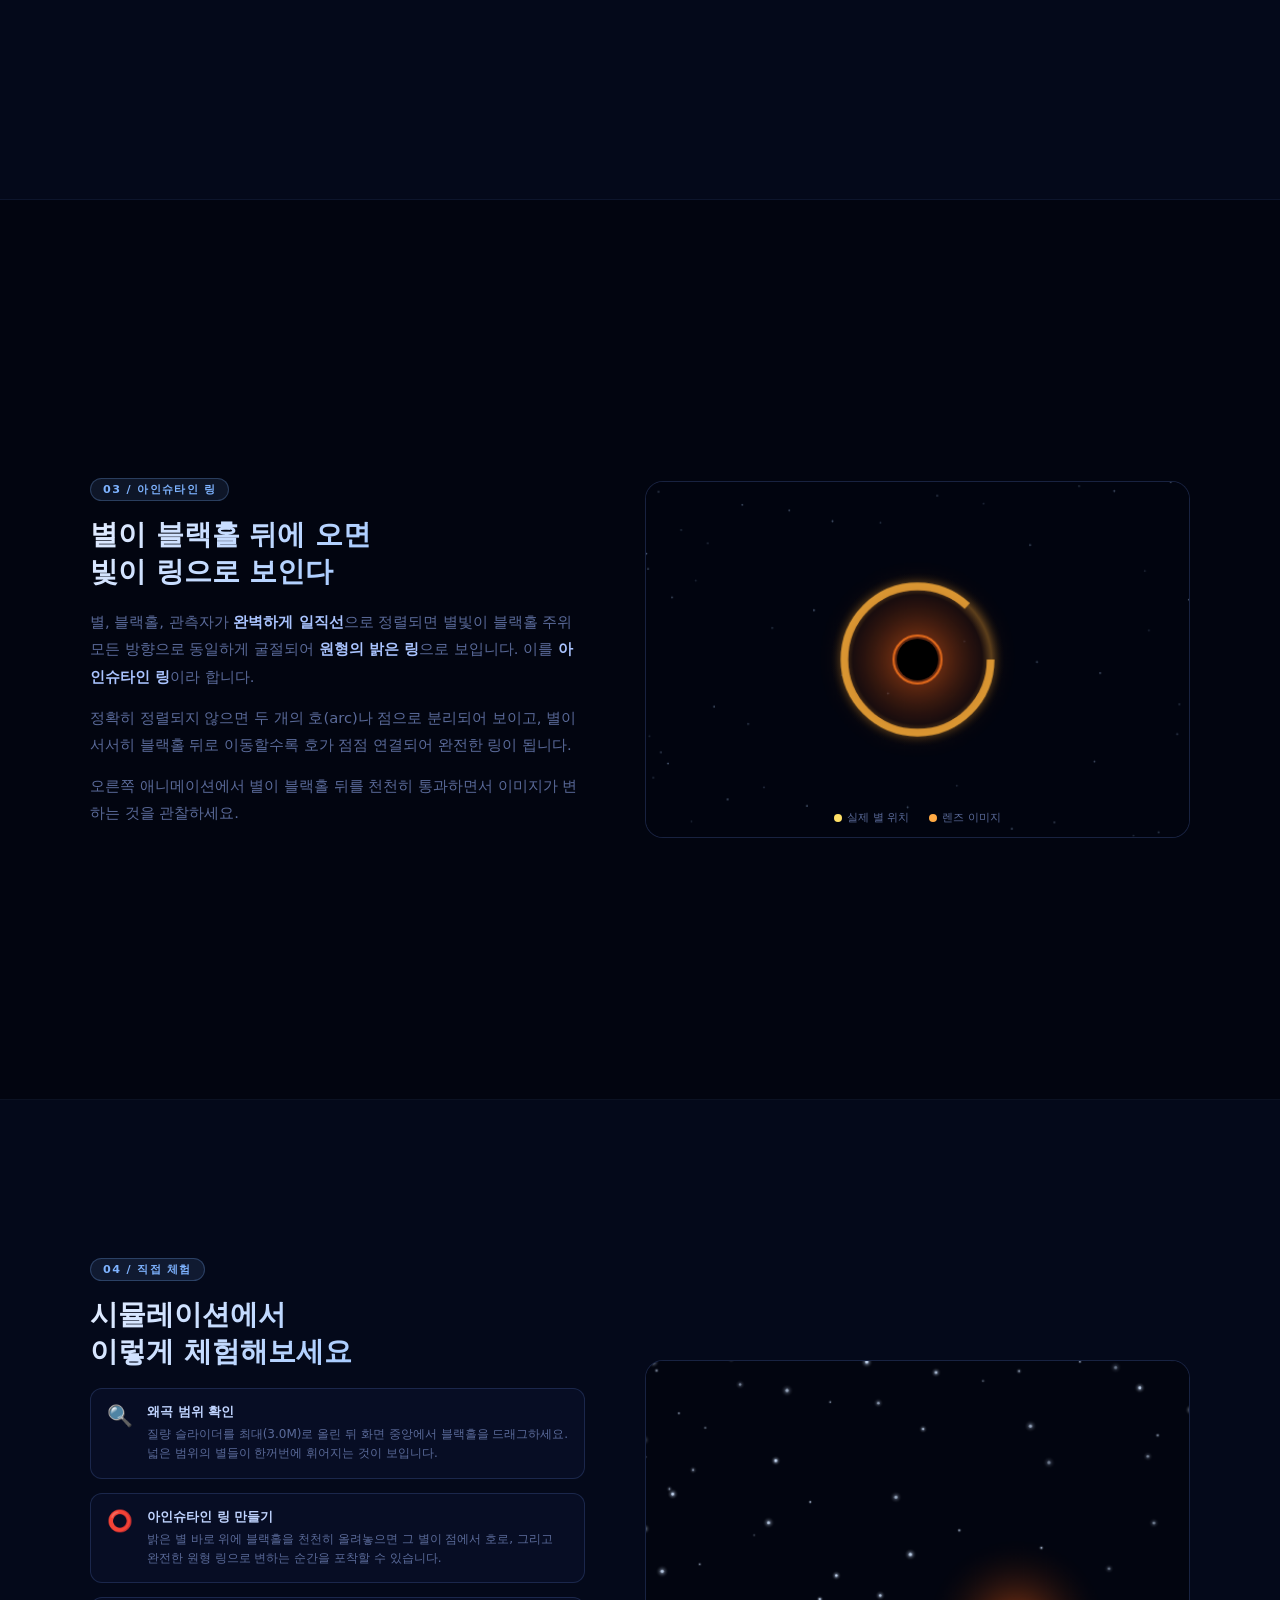
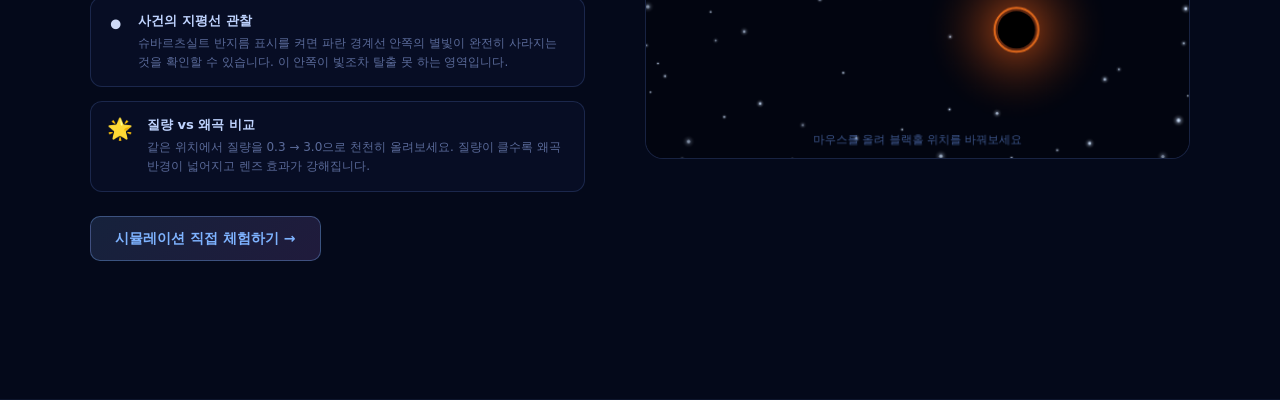
<file: blackhole-lens/learn.html>
<!DOCTYPE html>
<html lang="ko">
<head>
    <meta charset="UTF-8">
    <meta name="viewport" content="width=device-width, initial-scale=1.0">
    <title>블랙홀 중력 렌즈 — 이해하기 | Astro Lab</title>
    <link rel="stylesheet" href="../learn.css">
</head>
<body>

<nav class="topbar">
    <a href="../">← Astro Lab</a>
    <span class="title">블랙홀 중력 렌즈 이해하기</span>
    <a href="./">시뮬레이션 체험 →</a>
</nav>

<nav class="side-nav" id="sideNav">
    <div class="side-dot active" data-sec="0"></div>
    <div class="side-dot" data-sec="1"></div>
    <div class="side-dot" data-sec="2"></div>
    <div class="side-dot" data-sec="3"></div>
</nav>

<!-- ── 섹션 1: 빛은 직선으로 이동한다 ── -->
<section class="learn-section" id="sec0">
    <div class="content">
        <div class="text">
            <div class="step-badge">01 / 기본 원리</div>
            <h2>빛은 원래<br>직선으로 이동한다</h2>
            <p>
                진공 속에서 빛(광자)은 항상 <strong>가장 짧은 경로</strong>인 직선을 따라 이동합니다.
                별에서 출발한 빛은 우주를 가로질러 관측자의 눈에 직선으로 도달합니다.
            </p>
            <p>
                이것이 우리가 별의 위치를 정확히 알 수 있는 이유입니다.
                빛이 온 방향을 거슬러 올라가면 별이 있는 위치가 됩니다.
            </p>
            <p>
                오른쪽 애니메이션에서 별(노란 점)에서 출발한 광자들이
                <strong>관측자에게 일직선으로</strong> 도달하는 것을 확인하세요.
            </p>
        </div>
        <div class="viz">
            <canvas id="c0" width="520" height="300"></canvas>
            <div class="viz-label">
                <span><span class="dot-sm" style="background:#ffe066"></span> 별</span>
                <span><span class="dot-sm" style="background:#88ccff"></span> 광자</span>
                <span><span class="dot-sm" style="background:#aaccff;border-radius:2px"></span> 관측자</span>
            </div>
        </div>
    </div>
</section>

<!-- ── 섹션 2: 중력이 빛을 휘게 한다 ── -->
<section class="learn-section" id="sec1">
    <div class="content">
        <div class="text">
            <div class="step-badge">02 / 중력 렌즈</div>
            <h2>강한 중력이<br>빛의 경로를 휘게 한다</h2>
            <p>
                아인슈타인의 <strong>일반 상대성이론</strong>에 따르면, 질량이 있는 천체는
                주변 시공간을 휘게 만듭니다. 빛은 이 굽어진 시공간을 따라 이동하기 때문에
                경로가 휘어집니다.
            </p>
            <p>
                블랙홀은 극도로 강한 중력을 가지므로 가까이 지나는 빛을
                <strong>크게 굴절</strong>시킵니다. 너무 가까이 지나는 빛은
                탈출하지 못하고 블랙홀에 흡수됩니다(사건의 지평선).
            </p>
            <p>
                빛이 블랙홀을 지나면서 굴절되는 각도는
                블랙홀에 얼마나 가까이 접근하느냐에 따라 달라집니다.
            </p>
            <div class="compare-label">
                <span>🔵 크게 굴절 (근접)</span>
                <span>⚪ 약간 굴절 (원거리)</span>
                <span>⛔ 흡수 (지평선 내)</span>
            </div>
        </div>
        <div class="viz">
            <canvas id="c1" width="520" height="300"></canvas>
            <div class="viz-label">
                <span><span class="dot-sm" style="background:#ffe066"></span> 별</span>
                <span><span class="dot-sm" style="background:#111;border:1px solid #ff8833"></span> 블랙홀</span>
                <span><span class="dot-sm" style="background:#88ccff"></span> 굴절 광자</span>
            </div>
        </div>
    </div>
</section>

<!-- ── 섹션 3: 아인슈타인 링 ── -->
<section class="learn-section" id="sec2">
    <div class="content">
        <div class="text">
            <div class="step-badge">03 / 아인슈타인 링</div>
            <h2>별이 블랙홀 뒤에 오면<br>빛이 링으로 보인다</h2>
            <p>
                별, 블랙홀, 관측자가 <strong>완벽하게 일직선</strong>으로 정렬되면
                별빛이 블랙홀 주위 모든 방향으로 동일하게 굴절되어
                <strong>원형의 밝은 링</strong>으로 보입니다. 이를 <strong>아인슈타인 링</strong>이라 합니다.
            </p>
            <p>
                정확히 정렬되지 않으면 두 개의 호(arc)나 점으로 분리되어 보이고,
                별이 서서히 블랙홀 뒤로 이동할수록 호가 점점 연결되어 완전한 링이 됩니다.
            </p>
            <p>
                오른쪽 애니메이션에서 별이 블랙홀 뒤를 천천히 통과하면서
                이미지가 변하는 것을 관찰하세요.
            </p>
        </div>
        <div class="viz">
            <canvas id="c2" width="520" height="340"></canvas>
            <div class="viz-label">
                <span><span class="dot-sm" style="background:#ffe066"></span> 실제 별 위치</span>
                <span><span class="dot-sm" style="background:#ffaa44"></span> 렌즈 이미지</span>
            </div>
        </div>
    </div>
</section>

<!-- ── 섹션 4: 시뮬레이션 체감 방법 ── -->
<section class="learn-section" id="sec3">
    <div class="content">
        <div class="text">
            <div class="step-badge">04 / 직접 체험</div>
            <h2>시뮬레이션에서<br>이렇게 체험해보세요</h2>

            <div class="tips">
                <div class="tip">
                    <div class="tip-icon">🔍</div>
                    <div class="tip-body">
                        <strong>왜곡 범위 확인</strong>
                        <p>질량 슬라이더를 최대(3.0M)로 올린 뒤 화면 중앙에서 블랙홀을 드래그하세요.
                        넓은 범위의 별들이 한꺼번에 휘어지는 것이 보입니다.</p>
                    </div>
                </div>
                <div class="tip">
                    <div class="tip-icon">⭕</div>
                    <div class="tip-body">
                        <strong>아인슈타인 링 만들기</strong>
                        <p>밝은 별 바로 위에 블랙홀을 천천히 올려놓으면 그 별이 점에서 호로,
                        그리고 완전한 원형 링으로 변하는 순간을 포착할 수 있습니다.</p>
                    </div>
                </div>
                <div class="tip">
                    <div class="tip-icon">⚫</div>
                    <div class="tip-body">
                        <strong>사건의 지평선 관찰</strong>
                        <p>슈바르츠실트 반지름 표시를 켜면 파란 경계선 안쪽의 별빛이 완전히 사라지는
                        것을 확인할 수 있습니다. 이 안쪽이 빛조차 탈출 못 하는 영역입니다.</p>
                    </div>
                </div>
                <div class="tip">
                    <div class="tip-icon">🌟</div>
                    <div class="tip-body">
                        <strong>질량 vs 왜곡 비교</strong>
                        <p>같은 위치에서 질량을 0.3 → 3.0으로 천천히 올려보세요.
                        질량이 클수록 왜곡 반경이 넓어지고 렌즈 효과가 강해집니다.</p>
                    </div>
                </div>
            </div>

            <a href="./" class="sim-btn">시뮬레이션 직접 체험하기 →</a>
        </div>
        <div class="viz">
            <canvas id="c3" width="520" height="380"></canvas>
        </div>
    </div>
</section>

<script>
// ── 유틸 ──────────────────────────────────────────────────────────────────
const TAU = Math.PI * 2;

function initCanvas(id) {
    const c = document.getElementById(id);
    const ctx = c.getContext('2d');
    return { c, ctx, W: c.width, H: c.height };
}

// ── 섹션 1: 직선 광자 ────────────────────────────────────────────────────
(function() {
    const { c, ctx, W, H } = initCanvas('c0');
    const starX = 70, starY = H / 2;
    const obsX  = W - 50;

    const photons = [
        { t: 0.0, y: H/2 - 60 },
        { t: 0.2, y: H/2 - 30 },
        { t: 0.4, y: H/2 },
        { t: 0.6, y: H/2 + 30 },
        { t: 0.8, y: H/2 + 60 },
    ].map(p => ({ ...p, baseY: p.y, trail: [] }));

    function drawBgStars(seed) {
        for (let i = 0; i < 60; i++) {
            const hx = Math.sin(seed * 127.1 + i * 43.7) * 0.5 + 0.5;
            const hy = Math.sin(seed * 311.7 + i * 97.3) * 0.5 + 0.5;
            const r  = (Math.sin(seed * 89.3 + i) * 0.5 + 0.5) * 1.0 + 0.3;
            const a  = (Math.sin(seed * 53.1 + i * 17) * 0.5 + 0.5) * 0.5 + 0.2;
            ctx.beginPath();
            ctx.arc(hx * W, hy * H, r, 0, TAU);
            ctx.fillStyle = `rgba(180,210,255,${a})`;
            ctx.fill();
        }
    }

    function drawStar(x, y, r, col) {
        const g = ctx.createRadialGradient(x, y, 0, x, y, r * 3.5);
        g.addColorStop(0, '#ffffff');
        g.addColorStop(0.35, col);
        g.addColorStop(1, 'transparent');
        ctx.beginPath(); ctx.arc(x, y, r * 3.5, 0, TAU);
        ctx.fillStyle = g; ctx.fill();
        ctx.beginPath(); ctx.arc(x, y, r, 0, TAU);
        ctx.fillStyle = '#fff'; ctx.fill();
    }

    function drawObserver(x, y) {
        ctx.save();
        ctx.fillStyle = 'rgba(150,200,255,0.25)';
        ctx.strokeStyle = 'rgba(150,200,255,0.6)';
        ctx.lineWidth = 1.5;
        ctx.beginPath();
        ctx.ellipse(x, y, 18, 11, 0, 0, TAU);
        ctx.fill(); ctx.stroke();
        // 동공
        ctx.beginPath();
        ctx.arc(x, y, 5, 0, TAU);
        ctx.fillStyle = 'rgba(100,160,255,0.8)'; ctx.fill();
        ctx.fillStyle = '#aaccff';
        ctx.font = '10px system-ui';
        ctx.textAlign = 'center';
        ctx.fillText('관측자', x, y + 24);
        ctx.restore();
    }

    let frame = 0;
    function animate() {
        frame++;
        ctx.fillStyle = 'rgba(2,5,16,1)';
        ctx.fillRect(0, 0, W, H);
        drawBgStars(1);

        const t = frame * 0.008;

        // 별에서 관측자까지 직선 궤도선
        photons.forEach(p => {
            ctx.beginPath();
            ctx.moveTo(starX + 15, p.baseY);
            ctx.lineTo(obsX - 22, p.baseY);
            ctx.strokeStyle = 'rgba(100,160,255,0.08)';
            ctx.lineWidth = 1;
            ctx.stroke();
        });

        // 광자 이동
        photons.forEach((p, i) => {
            const phase = (t + p.t) % 1;
            const px = starX + 15 + (obsX - 22 - starX - 15) * phase;
            const py = p.baseY;

            // 꼬리
            ctx.beginPath();
            for (let j = 0; j < 12; j++) {
                const fp = Math.max(0, phase - j * 0.018);
                const tx2 = starX + 15 + (obsX - 22 - starX - 15) * fp;
                if (j === 0) ctx.moveTo(tx2, py);
                else ctx.lineTo(tx2, py);
            }
            ctx.strokeStyle = `rgba(136,204,255,${0.5 - i * 0.04})`;
            ctx.lineWidth = 1.5;
            ctx.stroke();

            // 광자 본체
            ctx.beginPath();
            ctx.arc(px, py, 3, 0, TAU);
            ctx.fillStyle = '#88ccff';
            ctx.fill();
        });

        drawStar(starX, starY, 6, '#ffe066');
        drawObserver(obsX, H / 2);
        requestAnimationFrame(animate);
    }
    animate();
})();

// ── 섹션 2: 굴절 광자 ────────────────────────────────────────────────────
(function() {
    const { c, ctx, W, H } = initCanvas('c1');
    const starX = 60,  starY = H / 2;
    const obsX  = W - 50, obsY = H / 2;
    const bhX   = W / 2, bhY = H / 2;
    const RS = 22;

    // 광자 경로 데이터: [시작Y, 제어점 Y 오프셋, 도착Y, 흡수여부, 색상]
    const paths = [
        { sy: H/2 - 90, cy: H/2 - 70, ey: H/2 - 115, absorbed: false, col: '#88ccff' },
        { sy: H/2 - 50, cy: H/2 - 30, ey: H/2 - 72,  absorbed: false, col: '#aaddff' },
        { sy: H/2 - 15, cy: H/2 + 0,  ey: H/2 - 30,  absorbed: false, col: '#cceeFF' },
        { sy: H/2,      cy: H/2,       ey: null,       absorbed: true,  col: '#ff8844' },
        { sy: H/2 + 15, cy: H/2 - 0,  ey: H/2 + 30,  absorbed: false, col: '#cceeFF' },
        { sy: H/2 + 50, cy: H/2 + 30, ey: H/2 + 72,  absorbed: false, col: '#aaddff' },
        { sy: H/2 + 90, cy: H/2 + 70, ey: H/2 + 115, absorbed: false, col: '#88ccff' },
    ];

    let frame = 0;

    function getPoint(p, t) {
        // 2세그먼트 곡선: 왼쪽(직선) → 오른쪽(굴절)
        const mid = bhX;
        if (t < 0.5) {
            const lt = t * 2;
            return {
                x: starX + (mid - starX) * lt,
                y: p.sy + (p.cy - p.sy) * lt,
            };
        } else {
            if (p.absorbed) {
                const rt = (t - 0.5) * 2;
                return {
                    x: mid + (bhX - mid) * rt,
                    y: p.cy + (bhY - p.cy) * rt,
                };
            }
            const rt = (t - 0.5) * 2;
            return {
                x: mid + (obsX - mid) * rt,
                y: p.cy + (p.ey - p.cy) * rt,
            };
        }
    }

    function animate() {
        frame++;
        ctx.fillStyle = '#020510';
        ctx.fillRect(0, 0, W, H);

        const t = (frame * 0.006) % 1;

        // 굴절 전 경로선
        paths.forEach(p => {
            if (p.absorbed) return;
            ctx.beginPath();
            ctx.moveTo(starX + 12, p.sy);
            ctx.lineTo(bhX, p.cy);
            ctx.lineTo(obsX - 20, p.ey);
            ctx.strokeStyle = 'rgba(100,160,255,0.07)';
            ctx.lineWidth = 1;
            ctx.setLineDash([4, 5]);
            ctx.stroke();
            ctx.setLineDash([]);
        });

        // 블랙홀 글로우
        const g = ctx.createRadialGradient(bhX, bhY, RS, bhX, bhY, RS * 6);
        g.addColorStop(0, 'rgba(255,120,30,0.35)');
        g.addColorStop(0.4, 'rgba(255,80,10,0.08)');
        g.addColorStop(1, 'transparent');
        ctx.beginPath(); ctx.arc(bhX, bhY, RS * 6, 0, TAU);
        ctx.fillStyle = g; ctx.fill();

        // 광자 이동
        paths.forEach(p => {
            const phase = (t + (p.sy / H) * 0.3) % 1;
            if (p.absorbed && phase > 0.65) return;

            const pt = getPoint(p, phase);

            // 꼬리
            ctx.beginPath();
            for (let j = 0; j < 14; j++) {
                const fp = Math.max(0, phase - j * 0.016);
                const pp = getPoint(p, fp);
                if (j === 0) ctx.moveTo(pp.x, pp.y);
                else ctx.lineTo(pp.x, pp.y);
            }
            ctx.strokeStyle = p.absorbed
                ? `rgba(255,136,68,0.6)`
                : `rgba(136,204,255,0.55)`;
            ctx.lineWidth = 1.5;
            ctx.stroke();

            ctx.beginPath();
            ctx.arc(pt.x, pt.y, 2.5, 0, TAU);
            ctx.fillStyle = p.absorbed ? '#ff8844' : '#88ccff';
            ctx.fill();
        });

        // 블랙홀
        ctx.beginPath(); ctx.arc(bhX, bhY, RS, 0, TAU);
        ctx.fillStyle = '#000'; ctx.fill();
        ctx.beginPath(); ctx.arc(bhX, bhY, RS + 4, 0, TAU);
        ctx.strokeStyle = 'rgba(255,130,40,0.7)'; ctx.lineWidth = 2.5; ctx.stroke();

        // 별
        const sg = ctx.createRadialGradient(starX, starY, 0, starX, starY, 22);
        sg.addColorStop(0, '#fff'); sg.addColorStop(0.4, '#ffe066'); sg.addColorStop(1, 'transparent');
        ctx.beginPath(); ctx.arc(starX, starY, 22, 0, TAU);
        ctx.fillStyle = sg; ctx.fill();
        ctx.beginPath(); ctx.arc(starX, starY, 7, 0, TAU);
        ctx.fillStyle = '#fff'; ctx.fill();

        requestAnimationFrame(animate);
    }
    animate();
})();

// ── 섹션 3: 아인슈타인 링 ────────────────────────────────────────────────
(function() {
    const { c, ctx, W, H } = initCanvas('c2');
    const bhX = W / 2, bhY = H / 2;
    const RS = 20;
    const RE = 70; // 아인슈타인 링 반지름

    let frame = 0;

    function lensImages(bx, by) {
        // 렌즈 방정식 간소화: β = 소스 각도, θ_E = 아인슈타인 각도
        const dx = bx - bhX, dy = by - bhY;
        const beta = Math.sqrt(dx*dx + dy*dy);
        const thetaE = RE;
        // 두 이미지: θ = (β ± √(β²+4θ_E²)) / 2
        const disc = Math.sqrt(beta*beta + 4*thetaE*thetaE);
        const theta1 = (beta + disc) / 2;
        const theta2 = Math.abs((-beta + disc) / 2);
        const angle  = Math.atan2(dy, dx);
        return [
            { x: bhX + Math.cos(angle) * theta1, y: bhY + Math.sin(angle) * theta1, size: theta1 / (thetaE + 1) * 4 },
            { x: bhX - Math.cos(angle) * theta2, y: bhY - Math.sin(angle) * theta2, size: theta2 / (thetaE + 1) * 4 },
        ];
    }

    function drawRing(beta) {
        // 완전 정렬에 가까울수록 링에 가까운 호 그리기
        const maxArc  = TAU;
        const arcSpan = maxArc * Math.max(0, 1 - beta / (RE * 1.2));
        if (arcSpan < 0.05) return;

        const alpha = Math.min(1, (1 - beta / (RE * 1.2)) * 2);
        const rw = 3 + (1 - beta / (RE * 1.2)) * 5;

        // 링 글로우
        const g = ctx.createRadialGradient(bhX, bhY, RE - 8, bhX, bhY, RE + 14);
        g.addColorStop(0, `rgba(255,180,60,0)`);
        g.addColorStop(0.4, `rgba(255,180,60,${alpha * 0.35})`);
        g.addColorStop(1, 'transparent');
        ctx.beginPath(); ctx.arc(bhX, bhY, RE + 14, 0, TAU);
        ctx.fillStyle = g; ctx.fill();

        ctx.beginPath();
        ctx.arc(bhX, bhY, RE, 0, arcSpan);
        ctx.strokeStyle = `rgba(255,180,60,${alpha * 0.9})`;
        ctx.lineWidth = rw;
        ctx.stroke();
    }

    function animate() {
        frame++;
        ctx.fillStyle = 'rgba(2,5,16,0.92)';
        ctx.fillRect(0, 0, W, H);

        // 배경별
        for (let i = 0; i < 50; i++) {
            const sx = (Math.sin(i * 43.7) * 0.5 + 0.5) * W;
            const sy = (Math.sin(i * 97.3) * 0.5 + 0.5) * H;
            const sa = (Math.sin(i * 17.1 + frame * 0.01) * 0.3 + 0.7) * 0.4;
            ctx.beginPath(); ctx.arc(sx, sy, 0.9, 0, TAU);
            ctx.fillStyle = `rgba(180,210,255,${sa})`; ctx.fill();
        }

        // 별이 위쪽에서 BH 뒤로 통과 (y축 이동)
        const period = 360;
        const tNorm  = (frame % period) / period;
        const starDist = RE * 1.8 * Math.cos(tNorm * TAU);
        const starAngle = Math.PI / 2; // 위쪽에서 아래쪽으로
        const sx = bhX + Math.cos(starAngle + Math.PI * 0.15) * starDist;
        const sy = bhY + Math.sin(starAngle + Math.PI * 0.15) * starDist;
        const beta = Math.sqrt((sx - bhX) ** 2 + (sy - bhY) ** 2);

        // 아인슈타인 링 (정렬 근접 시)
        if (beta < RE * 1.1) drawRing(beta);

        // 블랙홀 글로우
        const bhg = ctx.createRadialGradient(bhX, bhY, RS, bhX, bhY, RS * 5);
        bhg.addColorStop(0, 'rgba(255,100,20,0.4)');
        bhg.addColorStop(1, 'transparent');
        ctx.beginPath(); ctx.arc(bhX, bhY, RS * 5, 0, TAU);
        ctx.fillStyle = bhg; ctx.fill();

        // 블랙홀
        ctx.beginPath(); ctx.arc(bhX, bhY, RS, 0, TAU);
        ctx.fillStyle = '#000'; ctx.fill();
        ctx.beginPath(); ctx.arc(bhX, bhY, RS + 3, 0, TAU);
        ctx.strokeStyle = 'rgba(255,120,30,0.8)'; ctx.lineWidth = 2; ctx.stroke();

        // 렌즈 이미지 2개
        if (beta > RS + 5) {
            const imgs = lensImages(sx, sy);
            imgs.forEach((img, i) => {
                const sz = Math.max(1.5, Math.min(8, img.size));
                const ig = ctx.createRadialGradient(img.x, img.y, 0, img.x, img.y, sz * 3);
                ig.addColorStop(0, '#fff');
                ig.addColorStop(0.4, '#ffcc66');
                ig.addColorStop(1, 'transparent');
                ctx.beginPath(); ctx.arc(img.x, img.y, sz * 3, 0, TAU);
                ctx.fillStyle = ig; ctx.fill();
                ctx.beginPath(); ctx.arc(img.x, img.y, sz, 0, TAU);
                ctx.fillStyle = '#ffdd88'; ctx.fill();
            });
        }

        // 실제 별 (반투명)
        if (beta > RS + 5) {
            const stg = ctx.createRadialGradient(sx, sy, 0, sx, sy, 12);
            stg.addColorStop(0, 'rgba(255,230,100,0.7)');
            stg.addColorStop(1, 'transparent');
            ctx.beginPath(); ctx.arc(sx, sy, 12, 0, TAU);
            ctx.fillStyle = stg; ctx.fill();
            ctx.beginPath(); ctx.arc(sx, sy, 4, 0, TAU);
            ctx.fillStyle = 'rgba(255,230,100,0.5)'; ctx.fill();
            // 라벨
            ctx.fillStyle = 'rgba(200,200,150,0.5)';
            ctx.font = '10px system-ui';
            ctx.textAlign = 'center';
            ctx.fillText('실제 별', sx, sy - 16);
        }

        requestAnimationFrame(animate);
    }
    animate();
})();

// ── 섹션 4: 미니 인터랙티브 데모 ─────────────────────────────────────────
(function() {
    const { c, ctx, W, H } = initCanvas('c3');
    let bhX = W / 2, bhY = H / 2;
    let mass = 1.0;
    let autoMove = true;
    let frame = 0;

    c.style.cursor = 'crosshair';
    c.addEventListener('mousemove', e => {
        const rect = c.getBoundingClientRect();
        const scaleX = W / rect.width;
        const scaleY = H / rect.height;
        bhX = (e.clientX - rect.left) * scaleX;
        bhY = (e.clientY - rect.top)  * scaleY;
        autoMove = false;
    });
    c.addEventListener('mouseleave', () => { autoMove = true; });

    // 별 위치 (고정)
    const stars = Array.from({ length: 80 }, (_, i) => ({
        x: (Math.sin(i * 43.7) * 0.5 + 0.5) * W,
        y: (Math.sin(i * 97.3) * 0.5 + 0.5) * H,
        r: Math.random() * 1.2 + 0.5,
        a: Math.random() * 0.6 + 0.3,
    }));

    function animate() {
        frame++;
        const rs = mass * 18;

        if (autoMove) {
            bhX = W/2 + Math.cos(frame * 0.007) * W * 0.22;
            bhY = H/2 + Math.sin(frame * 0.011) * H * 0.22;
        }

        ctx.fillStyle = '#020510';
        ctx.fillRect(0, 0, W, H);

        // 별 그리기 (중력 렌즈 간이 시각화)
        stars.forEach(s => {
            const dx = s.x - bhX, dy = s.y - bhY;
            const dist = Math.sqrt(dx*dx + dy*dy);
            if (dist < rs) return;

            const deflection = (rs * rs * 3) / dist;
            const nx = s.x + (dx / dist) * deflection;
            const ny = s.y + (dy / dist) * deflection;

            const glow = ctx.createRadialGradient(nx, ny, 0, nx, ny, s.r * 4);
            glow.addColorStop(0, `rgba(200,220,255,${s.a})`);
            glow.addColorStop(1, 'transparent');
            ctx.beginPath(); ctx.arc(nx, ny, s.r * 4, 0, TAU);
            ctx.fillStyle = glow; ctx.fill();
            ctx.beginPath(); ctx.arc(nx, ny, s.r, 0, TAU);
            ctx.fillStyle = `rgba(210,230,255,${s.a})`; ctx.fill();
        });

        // 블랙홀
        const bg = ctx.createRadialGradient(bhX, bhY, rs, bhX, bhY, rs * 5);
        bg.addColorStop(0, 'rgba(255,100,20,0.4)');
        bg.addColorStop(1, 'transparent');
        ctx.beginPath(); ctx.arc(bhX, bhY, rs * 5, 0, TAU);
        ctx.fillStyle = bg; ctx.fill();
        ctx.beginPath(); ctx.arc(bhX, bhY, rs, 0, TAU);
        ctx.fillStyle = '#000'; ctx.fill();
        ctx.beginPath(); ctx.arc(bhX, bhY, rs + 3, 0, TAU);
        ctx.strokeStyle = 'rgba(255,120,30,0.8)'; ctx.lineWidth = 2; ctx.stroke();

        // 안내 텍스트
        ctx.fillStyle = 'rgba(100,140,220,0.6)';
        ctx.font = '11px system-ui';
        ctx.textAlign = 'center';
        ctx.fillText('마우스를 올려 블랙홀 위치를 바꿔보세요', W/2, H - 14);

        requestAnimationFrame(animate);
    }
    animate();
})();

// ── 사이드 도트 네비게이션 ────────────────────────────────────────────────
const sections = document.querySelectorAll('.learn-section');
const dots = document.querySelectorAll('.side-dot');

const io = new IntersectionObserver(entries => {
    entries.forEach(entry => {
        if (entry.isIntersecting) {
            const idx = [...sections].indexOf(entry.target);
            dots.forEach((d, i) => d.classList.toggle('active', i === idx));
        }
    });
}, { threshold: 0.5 });

sections.forEach(s => io.observe(s));
dots.forEach(d => d.addEventListener('click', () => {
    sections[+d.dataset.sec].scrollIntoView({ behavior: 'smooth' });
}));
</script>
</body>
</html>
</file>
<file: style.css>
*, *::before, *::after {
    margin: 0;
    padding: 0;
    box-sizing: border-box;
}

:root {
    --accent: #7eb3ff;
    --accent2: #c084fc;
    --bg: #020510;
    --card-bg: rgba(8, 15, 40, 0.75);
    --border: rgba(120, 160, 255, 0.18);
    --text: #cdd8f5;
    --muted: #5a6a99;
}

body {
    background: var(--bg);
    color: var(--text);
    font-family: 'Segoe UI', system-ui, sans-serif;
    min-height: 100vh;
    overflow-x: hidden;
}

/* ── 별 파티클 배경 ── */
#bg {
    position: fixed;
    inset: 0;
    z-index: 0;
    pointer-events: none;
}

header, main, footer {
    position: relative;
    z-index: 1;
}

/* ── 헤더 ── */
header {
    padding: 72px 24px 48px;
    text-align: center;
}

.header-inner {
    max-width: 700px;
    margin: 0 auto;
}

.logo {
    display: inline-flex;
    align-items: center;
    gap: 12px;
    margin-bottom: 18px;
}

.logo-icon {
    font-size: 2rem;
    color: var(--accent);
    filter: drop-shadow(0 0 10px #7eb3ff88);
    animation: pulse 3s ease-in-out infinite;
}

.logo-text {
    font-size: 2.2rem;
    font-weight: 700;
    letter-spacing: 0.08em;
    background: linear-gradient(135deg, var(--accent), var(--accent2));
    -webkit-background-clip: text;
    -webkit-text-fill-color: transparent;
    background-clip: text;
}

.tagline {
    font-size: 0.95rem;
    color: var(--muted);
    line-height: 1.6;
}

/* ── 카드 그리드 ── */
main {
    max-width: 1100px;
    margin: 0 auto;
    padding: 0 24px 80px;
}

.grid {
    display: grid;
    grid-template-columns: repeat(auto-fill, minmax(320px, 1fr));
    gap: 24px;
}

/* ── 카드 ── */
.card {
    display: flex;
    flex-direction: column;
    background: var(--card-bg);
    border: 1px solid var(--border);
    border-radius: 18px;
    padding: 28px;
    text-decoration: none;
    color: inherit;
    backdrop-filter: blur(16px);
    transition: transform 0.25s ease, border-color 0.25s ease, box-shadow 0.25s ease;
    position: relative;
    overflow: hidden;
}

.card::before {
    content: '';
    position: absolute;
    inset: 0;
    background: radial-gradient(ellipse at top left, rgba(126,179,255,0.06), transparent 60%);
    pointer-events: none;
}

.card:hover {
    transform: translateY(-5px);
    border-color: rgba(126, 179, 255, 0.45);
    box-shadow: 0 12px 40px rgba(100, 150, 255, 0.15);
}

.card-icon {
    font-size: 2.4rem;
    margin-bottom: 18px;
    line-height: 1;
}

.card-body {
    flex: 1;
}

.card-body h2 {
    font-size: 1.15rem;
    font-weight: 600;
    color: #e2ecff;
    margin-bottom: 10px;
    letter-spacing: 0.02em;
}

.card-body p {
    font-size: 0.83rem;
    color: var(--muted);
    line-height: 1.7;
    margin-bottom: 18px;
}

.card-tags {
    display: flex;
    flex-wrap: wrap;
    gap: 6px;
}

.card-tags span {
    font-size: 0.7rem;
    padding: 3px 10px;
    border-radius: 20px;
    background: rgba(126, 179, 255, 0.1);
    border: 1px solid rgba(126, 179, 255, 0.2);
    color: var(--accent);
}

.card-actions {
    display: flex;
    gap: 10px;
    margin-top: 20px;
}

.btn-learn, .btn-sim {
    flex: 1;
    text-align: center;
    padding: 9px 12px;
    border-radius: 8px;
    font-size: 0.78rem;
    font-weight: 600;
    text-decoration: none;
    transition: background 0.2s, border-color 0.2s, transform 0.2s;
}

.btn-learn {
    background: rgba(126,179,255,0.08);
    border: 1px solid rgba(126,179,255,0.25);
    color: var(--accent);
}

.btn-learn:hover {
    background: rgba(126,179,255,0.18);
    border-color: rgba(126,179,255,0.5);
    transform: translateY(-1px);
}

.btn-sim {
    background: linear-gradient(135deg, rgba(126,179,255,0.18), rgba(192,132,252,0.18));
    border: 1px solid rgba(126,179,255,0.35);
    color: #e2ecff;
}

.btn-sim:hover {
    background: linear-gradient(135deg, rgba(126,179,255,0.28), rgba(192,132,252,0.28));
    border-color: rgba(126,179,255,0.6);
    transform: translateY(-1px);
}

/* ── 푸터 ── */
footer {
    text-align: center;
    padding: 24px;
    font-size: 0.75rem;
    color: var(--muted);
    border-top: 1px solid var(--border);
}

/* ── 애니메이션 ── */
@keyframes pulse {
    0%, 100% { filter: drop-shadow(0 0 8px #7eb3ff66); }
    50%       { filter: drop-shadow(0 0 20px #7eb3ffcc); }
}

@media (max-width: 480px) {
    .logo-text { font-size: 1.6rem; }
    header { padding: 48px 16px 32px; }
}
</file>
<file: binary-orbit/style.css>
*, *::before, *::after {
    margin: 0;
    padding: 0;
    box-sizing: border-box;
}

body {
    background: #020510;
    overflow: hidden;
    font-family: 'Segoe UI', system-ui, sans-serif;
}

canvas {
    display: block;
    width: 100vw;
    height: 100vh;
}

#backBtn {
    position: fixed;
    top: 20px;
    left: 20px;
    z-index: 100;
    font-size: 0.8rem;
    color: #7eb3ff;
    text-decoration: none;
    background: rgba(2, 5, 20, 0.7);
    border: 1px solid rgba(126, 179, 255, 0.25);
    border-radius: 8px;
    padding: 6px 14px;
    backdrop-filter: blur(8px);
    transition: background 0.2s, border-color 0.2s;
}

#backBtn:hover {
    background: rgba(126, 179, 255, 0.1);
    border-color: rgba(126, 179, 255, 0.5);
}

#controls {
    position: fixed;
    top: 20px;
    right: 20px;
    background: rgba(2, 6, 22, 0.88);
    border: 1px solid rgba(80, 130, 255, 0.25);
    border-radius: 14px;
    padding: 20px 22px;
    min-width: 230px;
    backdrop-filter: blur(12px);
    box-shadow: 0 4px 30px rgba(0, 0, 0, 0.6);
    color: #dde8ff;
    max-height: calc(100vh - 40px);
    overflow-y: auto;
}

#controls h2 {
    font-size: 0.92rem;
    font-weight: 600;
    letter-spacing: 0.06em;
    color: #99b4ff;
    margin-bottom: 16px;
    text-transform: uppercase;
}

.control-group {
    margin-bottom: 14px;
}

.control-group label {
    display: block;
    font-size: 0.78rem;
    color: #7788bb;
    margin-bottom: 5px;
}

.checkbox-label {
    display: flex !important;
    align-items: center;
    gap: 8px;
    cursor: pointer;
}

input[type="range"] {
    width: 100%;
    accent-color: #5580ff;
    cursor: pointer;
}

input[type="checkbox"] {
    accent-color: #5580ff;
    width: 14px;
    height: 14px;
    cursor: pointer;
    flex-shrink: 0;
}

.legend {
    margin: 14px 0;
    padding: 10px 12px;
    background: rgba(255,255,255,0.04);
    border-radius: 8px;
    border: 1px solid rgba(255,255,255,0.07);
    display: flex;
    flex-wrap: wrap;
    gap: 8px;
}

.legend-item {
    display: flex;
    align-items: center;
    gap: 6px;
    font-size: 0.72rem;
    color: #667799;
}

.dot {
    width: 8px;
    height: 8px;
    border-radius: 50%;
    flex-shrink: 0;
}

.dot.yellow { background: #ffe066; }
.dot.orange { background: #ff8844; }
.dot.blue   { background: #66aaff; }
.dot.white  { background: rgba(255,255,255,0.5); }

.info {
    padding-top: 12px;
    border-top: 1px solid rgba(80,130,255,0.15);
}

.small {
    font-size: 0.7rem;
    color: #3a4a66;
    line-height: 1.6;
}
</file>
<file: blackhole-lens/style.css>
*, *::before, *::after {
    margin: 0;
    padding: 0;
    box-sizing: border-box;
}

#backBtn {
    position: fixed;
    top: 20px;
    left: 20px;
    z-index: 100;
    font-size: 0.8rem;
    color: #7eb3ff;
    text-decoration: none;
    background: rgba(2, 5, 20, 0.7);
    border: 1px solid rgba(126, 179, 255, 0.25);
    border-radius: 8px;
    padding: 6px 14px;
    backdrop-filter: blur(8px);
    transition: background 0.2s, border-color 0.2s;
}

#backBtn:hover {
    background: rgba(126, 179, 255, 0.1);
    border-color: rgba(126, 179, 255, 0.5);
}

body {
    background: #000;
    overflow: hidden;
    font-family: 'Segoe UI', system-ui, sans-serif;
    color: #dde8ff;
}

canvas {
    display: block;
    width: 100vw;
    height: 100vh;
}

#controls {
    position: fixed;
    top: 20px;
    right: 20px;
    background: rgba(2, 6, 22, 0.88);
    border: 1px solid rgba(80, 130, 255, 0.25);
    border-radius: 14px;
    padding: 20px 22px;
    min-width: 230px;
    backdrop-filter: blur(12px);
    box-shadow: 0 4px 30px rgba(0, 0, 0, 0.6);
}

#controls h2 {
    font-size: 0.95rem;
    font-weight: 600;
    letter-spacing: 0.06em;
    color: #99b4ff;
    margin-bottom: 18px;
    text-transform: uppercase;
}

.control-group {
    margin-bottom: 16px;
}

.control-group label {
    display: block;
    font-size: 0.78rem;
    color: #7788bb;
    margin-bottom: 6px;
}

.checkbox-label {
    display: flex !important;
    align-items: center;
    gap: 8px;
    cursor: pointer;
}

input[type="range"] {
    width: 100%;
    accent-color: #5580ff;
    cursor: pointer;
    height: 4px;
}

input[type="checkbox"] {
    accent-color: #5580ff;
    width: 14px;
    height: 14px;
    cursor: pointer;
    flex-shrink: 0;
}

.legend {
    margin-bottom: 14px;
    padding: 10px 12px;
    background: rgba(255, 255, 255, 0.04);
    border-radius: 8px;
    border: 1px solid rgba(255,255,255,0.07);
}

.legend-item {
    display: flex;
    align-items: center;
    gap: 8px;
    font-size: 0.72rem;
    color: #667799;
    margin-bottom: 5px;
}

.legend-item:last-child {
    margin-bottom: 0;
}

.dot {
    width: 10px;
    height: 3px;
    border-radius: 2px;
    flex-shrink: 0;
}

.dot.blue  { background: #4499ff; }
.dot.yellow { background: #ffcc33; }

.info {
    padding-top: 14px;
    border-top: 1px solid rgba(80, 130, 255, 0.15);
    font-size: 0.75rem;
    color: #556688;
    line-height: 1.6;
}

.info p {
    margin-bottom: 5px;
}

.small {
    font-size: 0.68rem;
    color: #3a4a66;
}
</file>
<file: learn.css>
*, *::before, *::after { margin:0; padding:0; box-sizing:border-box; }

:root {
    --bg:      #020510;
    --card:    rgba(8,15,40,0.75);
    --border:  rgba(120,160,255,0.18);
    --accent:  #7eb3ff;
    --accent2: #c084fc;
    --text:    #cdd8f5;
    --muted:   #5a6a99;
    --dim:     #2a3555;
}

html { scroll-behavior: smooth; }

body {
    background: var(--bg);
    color: var(--text);
    font-family: 'Segoe UI', system-ui, sans-serif;
    overflow-x: hidden;
}

/* ── 상단 네비게이션 ── */
.topbar {
    position: fixed;
    top: 0; left: 0; right: 0;
    z-index: 100;
    display: flex;
    align-items: center;
    justify-content: space-between;
    padding: 0 28px;
    height: 52px;
    background: rgba(2,5,16,0.92);
    border-bottom: 1px solid var(--border);
    backdrop-filter: blur(14px);
}

.topbar a {
    font-size: 0.8rem;
    color: var(--accent);
    text-decoration: none;
    padding: 6px 14px;
    border: 1px solid rgba(126,179,255,0.22);
    border-radius: 8px;
    transition: background 0.2s, border-color 0.2s;
}

.topbar a:hover {
    background: rgba(126,179,255,0.1);
    border-color: rgba(126,179,255,0.5);
}

.topbar .title {
    font-size: 0.88rem;
    font-weight: 600;
    color: #99b4ff;
    letter-spacing: 0.04em;
}

/* ── 사이드 도트 네비게이션 ── */
.side-nav {
    position: fixed;
    right: 20px;
    top: 50%;
    transform: translateY(-50%);
    z-index: 90;
    display: flex;
    flex-direction: column;
    gap: 10px;
}

.side-dot {
    width: 8px;
    height: 8px;
    border-radius: 50%;
    background: var(--dim);
    border: 1px solid var(--border);
    cursor: pointer;
    transition: background 0.3s, transform 0.3s;
}

.side-dot.active {
    background: var(--accent);
    transform: scale(1.4);
}

/* ── 섹션 ── */
.learn-section {
    min-height: 100vh;
    padding: 80px 48px 60px;
    display: flex;
    align-items: center;
    border-bottom: 1px solid rgba(120,160,255,0.08);
    position: relative;
}

.learn-section:nth-child(even) { background: rgba(10,20,50,0.3); }

.content {
    width: 100%;
    max-width: 1100px;
    margin: 0 auto;
    display: grid;
    grid-template-columns: 1fr 1.1fr;
    gap: 60px;
    align-items: center;
}

/* ── 텍스트 영역 ── */
.text { }

.step-badge {
    display: inline-block;
    font-size: 0.7rem;
    font-weight: 700;
    letter-spacing: 0.12em;
    color: var(--accent);
    background: rgba(126,179,255,0.1);
    border: 1px solid rgba(126,179,255,0.25);
    border-radius: 20px;
    padding: 3px 12px;
    margin-bottom: 16px;
}

.text h2 {
    font-size: 1.75rem;
    font-weight: 700;
    line-height: 1.3;
    margin-bottom: 18px;
    background: linear-gradient(135deg, #e2ecff, var(--accent));
    -webkit-background-clip: text;
    -webkit-text-fill-color: transparent;
    background-clip: text;
}

.text p {
    font-size: 0.92rem;
    color: var(--muted);
    line-height: 1.85;
    margin-bottom: 14px;
}

.text p strong {
    color: #aac4ff;
    -webkit-text-fill-color: #aac4ff;
}

.compare-label {
    display: flex;
    gap: 18px;
    margin-top: 10px;
}

.compare-label span {
    font-size: 0.78rem;
    padding: 4px 12px;
    border-radius: 20px;
    border: 1px solid var(--border);
    color: var(--muted);
}

/* ── 캔버스 래퍼 ── */
.viz {
    background: rgba(4,8,25,0.8);
    border: 1px solid var(--border);
    border-radius: 18px;
    overflow: hidden;
    position: relative;
}

.viz canvas {
    display: block;
    width: 100%;
    height: auto;
}

.viz-label {
    position: absolute;
    bottom: 12px;
    left: 0; right: 0;
    display: flex;
    justify-content: center;
    gap: 20px;
}

.viz-label span {
    font-size: 0.68rem;
    color: var(--muted);
    display: flex;
    align-items: center;
    gap: 5px;
}

.dot-sm {
    width: 8px; height: 8px;
    border-radius: 50%;
    display: inline-block;
}

/* ── 팁 카드 ── */
.tips {
    display: flex;
    flex-direction: column;
    gap: 14px;
    margin-top: 8px;
}

.tip {
    display: flex;
    gap: 14px;
    align-items: flex-start;
    background: var(--card);
    border: 1px solid var(--border);
    border-radius: 12px;
    padding: 14px 16px;
}

.tip-icon {
    font-size: 1.3rem;
    flex-shrink: 0;
    margin-top: 1px;
}

.tip-body { flex: 1; }

.tip-body strong {
    display: block;
    font-size: 0.82rem;
    color: #c0d4ff;
    margin-bottom: 4px;
}

.tip-body p {
    font-size: 0.75rem;
    color: var(--muted);
    line-height: 1.6;
    margin: 0;
}

/* ── 시뮬레이션 이동 버튼 ── */
.sim-btn {
    display: inline-flex;
    align-items: center;
    gap: 8px;
    margin-top: 24px;
    padding: 12px 24px;
    background: linear-gradient(135deg, rgba(126,179,255,0.15), rgba(192,132,252,0.15));
    border: 1px solid rgba(126,179,255,0.35);
    border-radius: 10px;
    color: var(--accent);
    text-decoration: none;
    font-size: 0.88rem;
    font-weight: 600;
    transition: background 0.25s, border-color 0.25s, transform 0.2s;
}

.sim-btn:hover {
    background: linear-gradient(135deg, rgba(126,179,255,0.25), rgba(192,132,252,0.25));
    border-color: rgba(126,179,255,0.6);
    transform: translateY(-2px);
}

/* ── 비교 분할 레이아웃 ── */
.viz-dual {
    display: grid;
    grid-template-columns: 1fr 1fr;
    gap: 0;
    background: rgba(4,8,25,0.8);
    border: 1px solid var(--border);
    border-radius: 18px;
    overflow: hidden;
}

.viz-pane {
    position: relative;
    border-right: 1px solid var(--border);
}

.viz-pane:last-child { border-right: none; }

.viz-pane canvas {
    display: block;
    width: 100%;
    height: auto;
}

.pane-title {
    position: absolute;
    top: 10px;
    left: 0; right: 0;
    text-align: center;
    font-size: 0.7rem;
    color: var(--muted);
    letter-spacing: 0.06em;
    pointer-events: none;
}

@media (max-width: 800px) {
    .learn-section { padding: 72px 20px 48px; }
    .content { grid-template-columns: 1fr; gap: 32px; }
    .text h2 { font-size: 1.3rem; }
    .side-nav { display: none; }
    .viz-dual { grid-template-columns: 1fr; }
    .viz-pane { border-right: none; border-bottom: 1px solid var(--border); }
}
</file>
